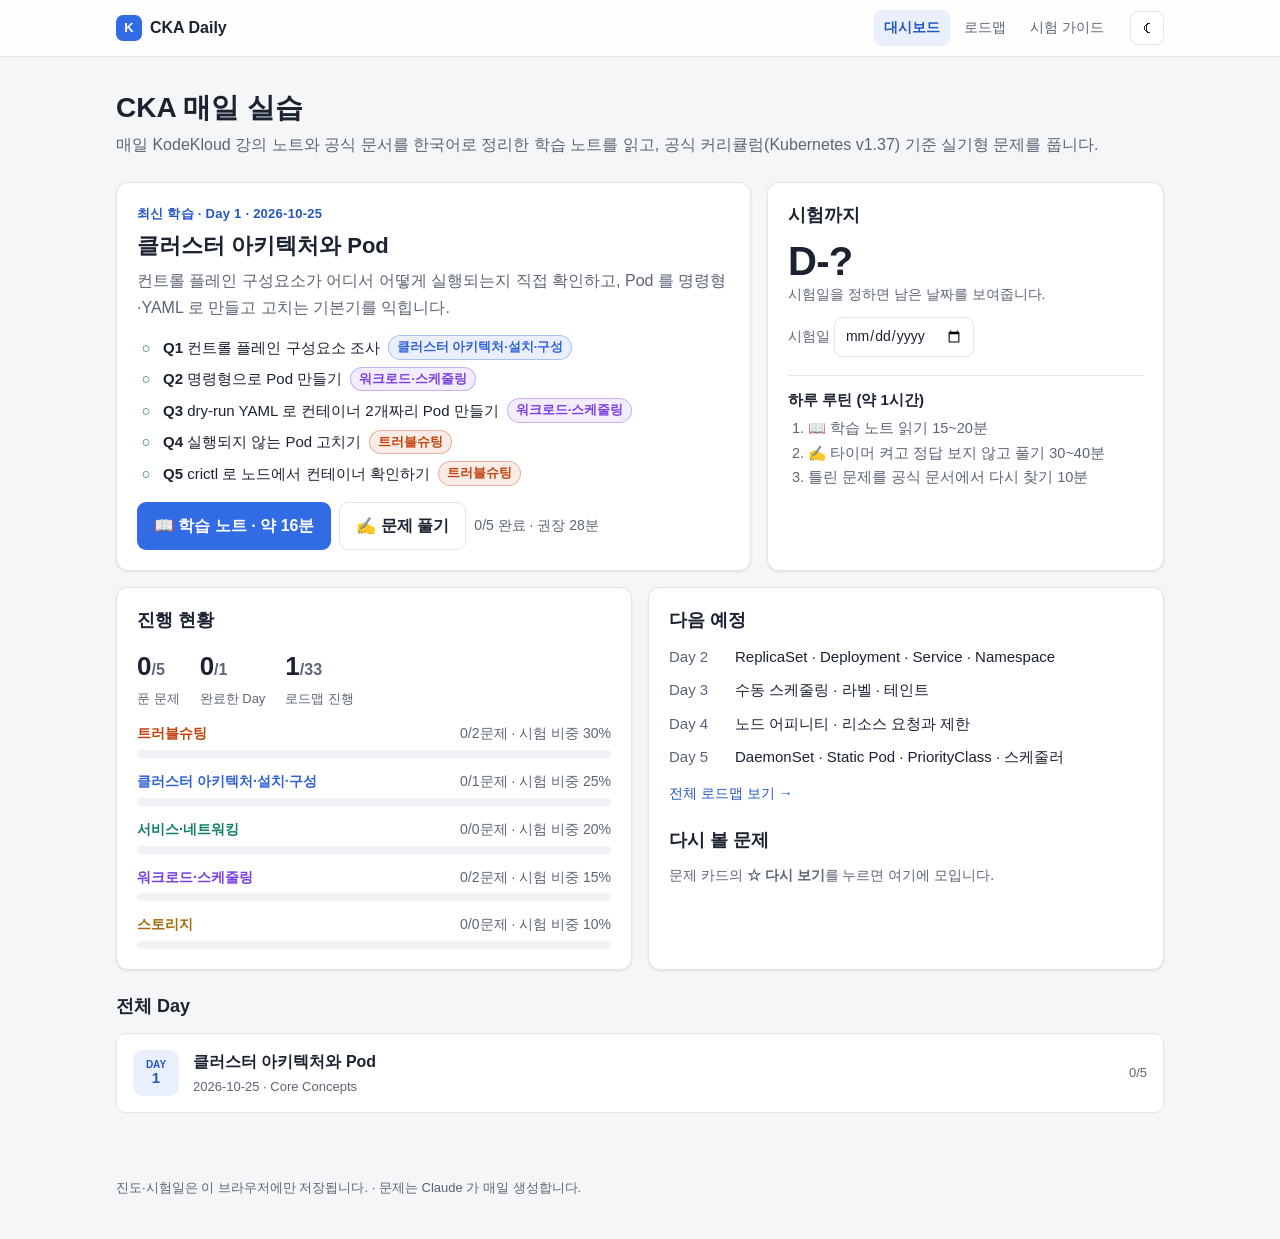
<file: docs/index.html>
<!doctype html>
<html lang="ko">
<head>
  <meta charset="utf-8">
  <meta name="viewport" content="width=device-width, initial-scale=1">
  <title>CKA Daily — 매일 실습 문제</title>
  <meta name="description" content="CKA 공식 커리큘럼과 KodeKloud 강의 노트를 바탕으로 매일 만드는 실기형 연습 문제">
  <link rel="icon" href="data:image/svg+xml,%3Csvg xmlns='http://www.w3.org/2000/svg' viewBox='0 0 32 32'%3E%3Crect width='32' height='32' rx='8' fill='%23326ce5'/%3E%3Ctext x='16' y='22' font-size='15' font-family='Arial' font-weight='700' fill='white' text-anchor='middle'%3EK8s%3C/text%3E%3C/svg%3E">
  <link rel="stylesheet" href="assets/style.css">
</head>
<body data-page="index">
  <header class="site-header">
    <div class="inner">
      <a class="brand" href="index.html"><span class="brand-mark">K</span><span class="label">CKA Daily</span></a>
      <nav class="site-nav" aria-label="주요 메뉴">
        <a href="index.html" data-nav="index">대시보드</a>
        <a href="roadmap.html" data-nav="roadmap">로드맵</a>
        <a href="guide.html" data-nav="guide">시험 가이드</a>
      </nav>
      <button class="icon-btn" id="theme-toggle" type="button" aria-label="테마 전환">☾</button>
    </div>
  </header>

  <main id="dashboard">
    <h1 class="page-title">CKA 매일 실습</h1>
    <p class="page-sub">매일 KodeKloud 강의 노트와 공식 문서를 한국어로 정리한 학습 노트를 읽고, 공식 커리큘럼(Kubernetes v1.37) 기준 실기형 문제를 풉니다.</p>

    <div class="hero">
      <section class="card today" id="today" aria-live="polite"><div class="empty">불러오는 중…</div></section>
      <section class="card">
        <h2>시험까지</h2>
        <div class="dday">
          <div id="dday"></div>
          <label class="small muted">시험일 <input type="date" id="exam-date"></label>
        </div>
        <div class="routine">
          <h3>하루 루틴 (약 1시간)</h3>
          <ol>
            <li>📖 학습 노트 읽기 15~20분</li>
            <li>✍️ 타이머 켜고 정답 보지 않고 풀기 30~40분</li>
            <li>틀린 문제를 공식 문서에서 다시 찾기 10분</li>
          </ol>
        </div>
      </section>
    </div>

    <div class="grid grid-2">
      <section class="card">
        <h2>진행 현황</h2>
        <div id="progress"></div>
      </section>
      <section class="card">
        <h2>다음 예정</h2>
        <div id="upcoming"></div>
        <h2 style="margin-top:22px">다시 볼 문제</h2>
        <div id="flagged"></div>
      </section>
    </div>

    <section style="margin-top:24px">
      <h2 style="font-size:18px">전체 Day</h2>
      <div class="day-list" id="day-list"></div>
    </section>
  </main>

  <footer class="site-footer">
    진도·시험일은 이 브라우저에만 저장됩니다. · 문제는 Claude 가 매일 생성합니다.
  </footer>
  <script src="assets/app.js"></script>
</body>
</html>
</file>
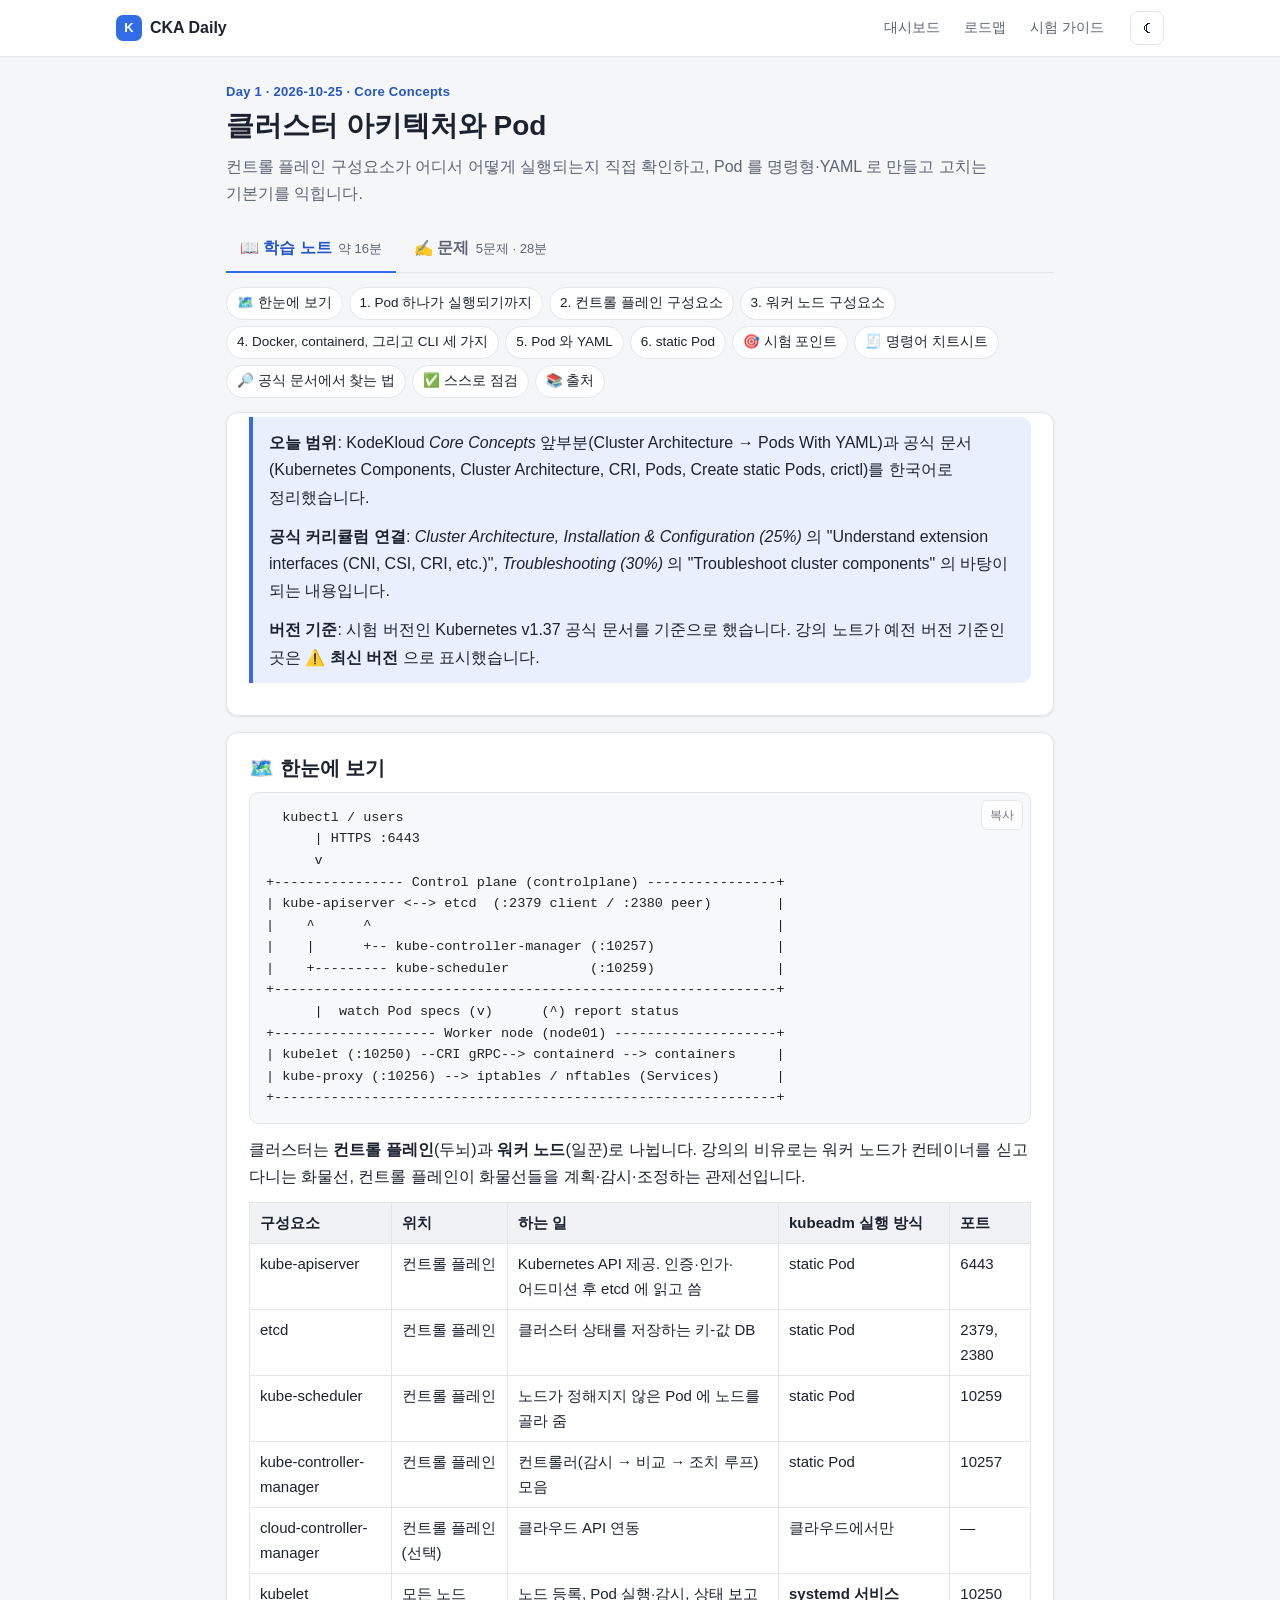
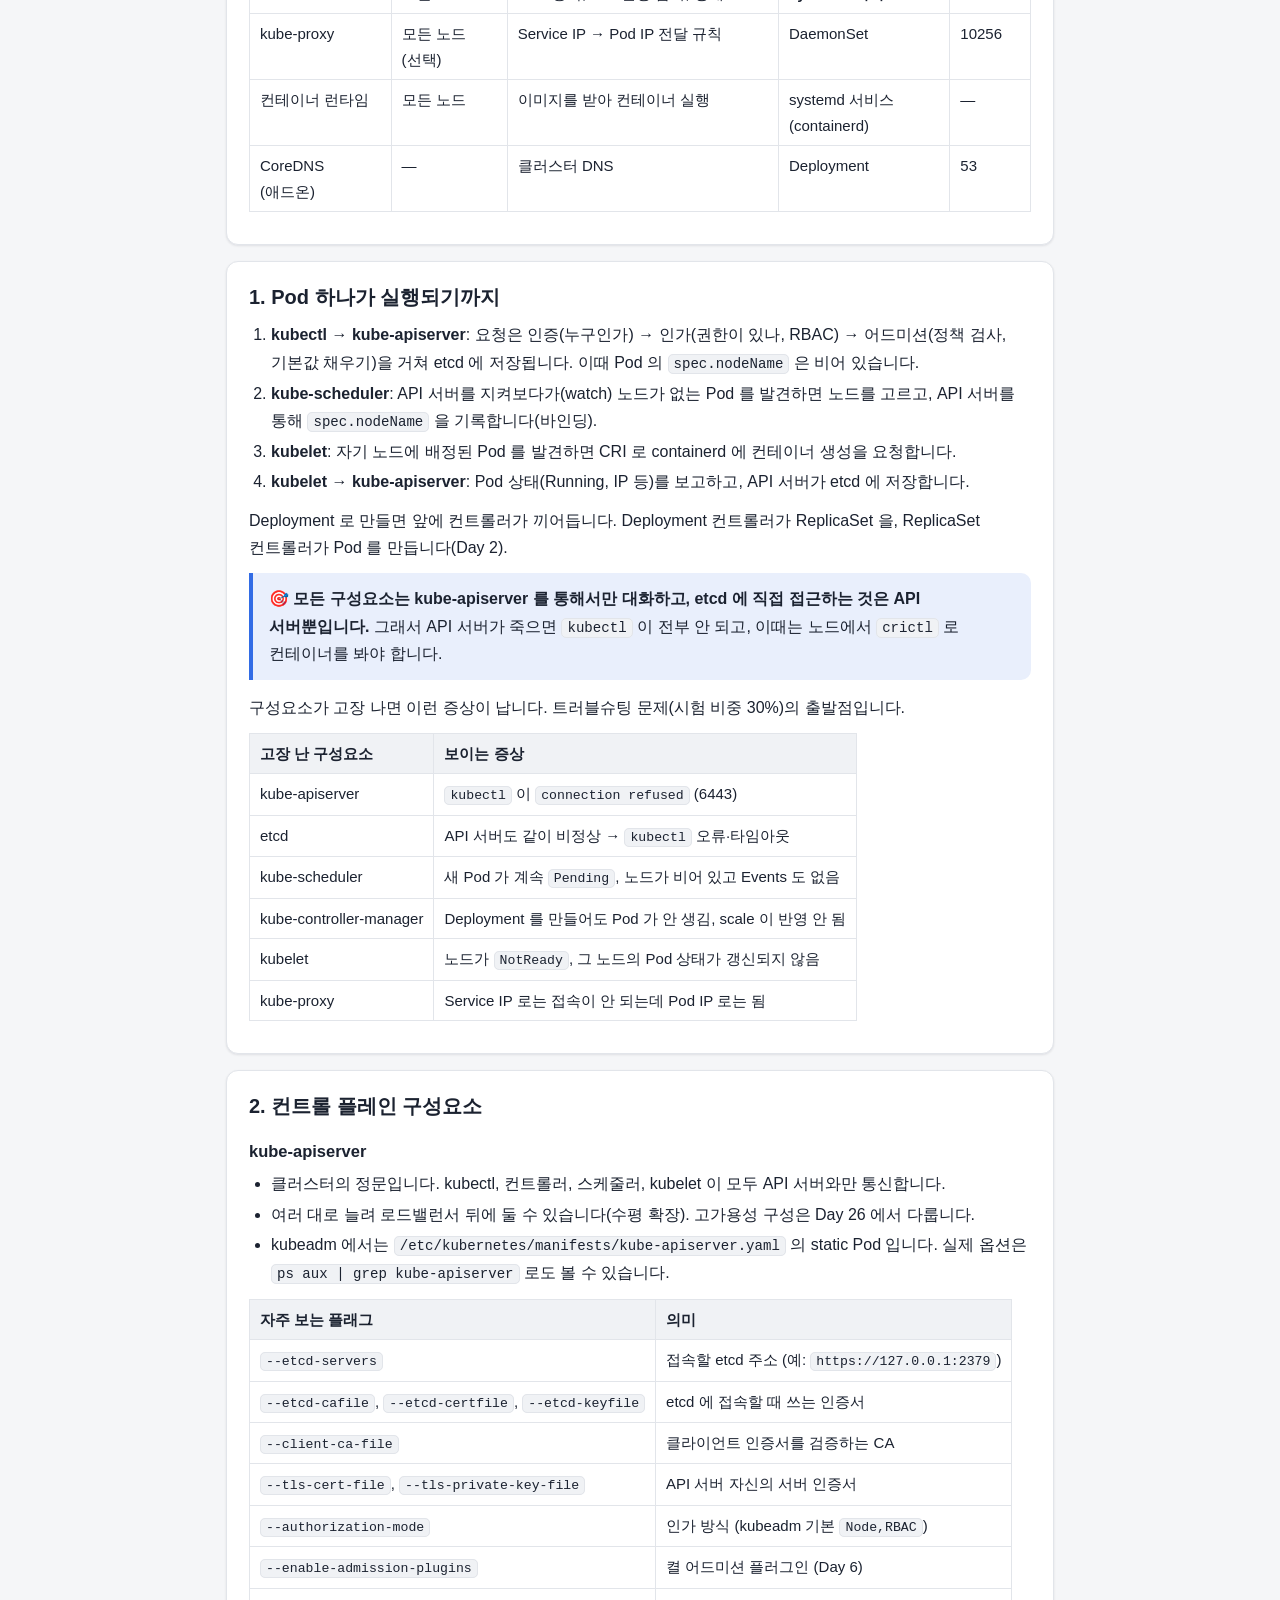
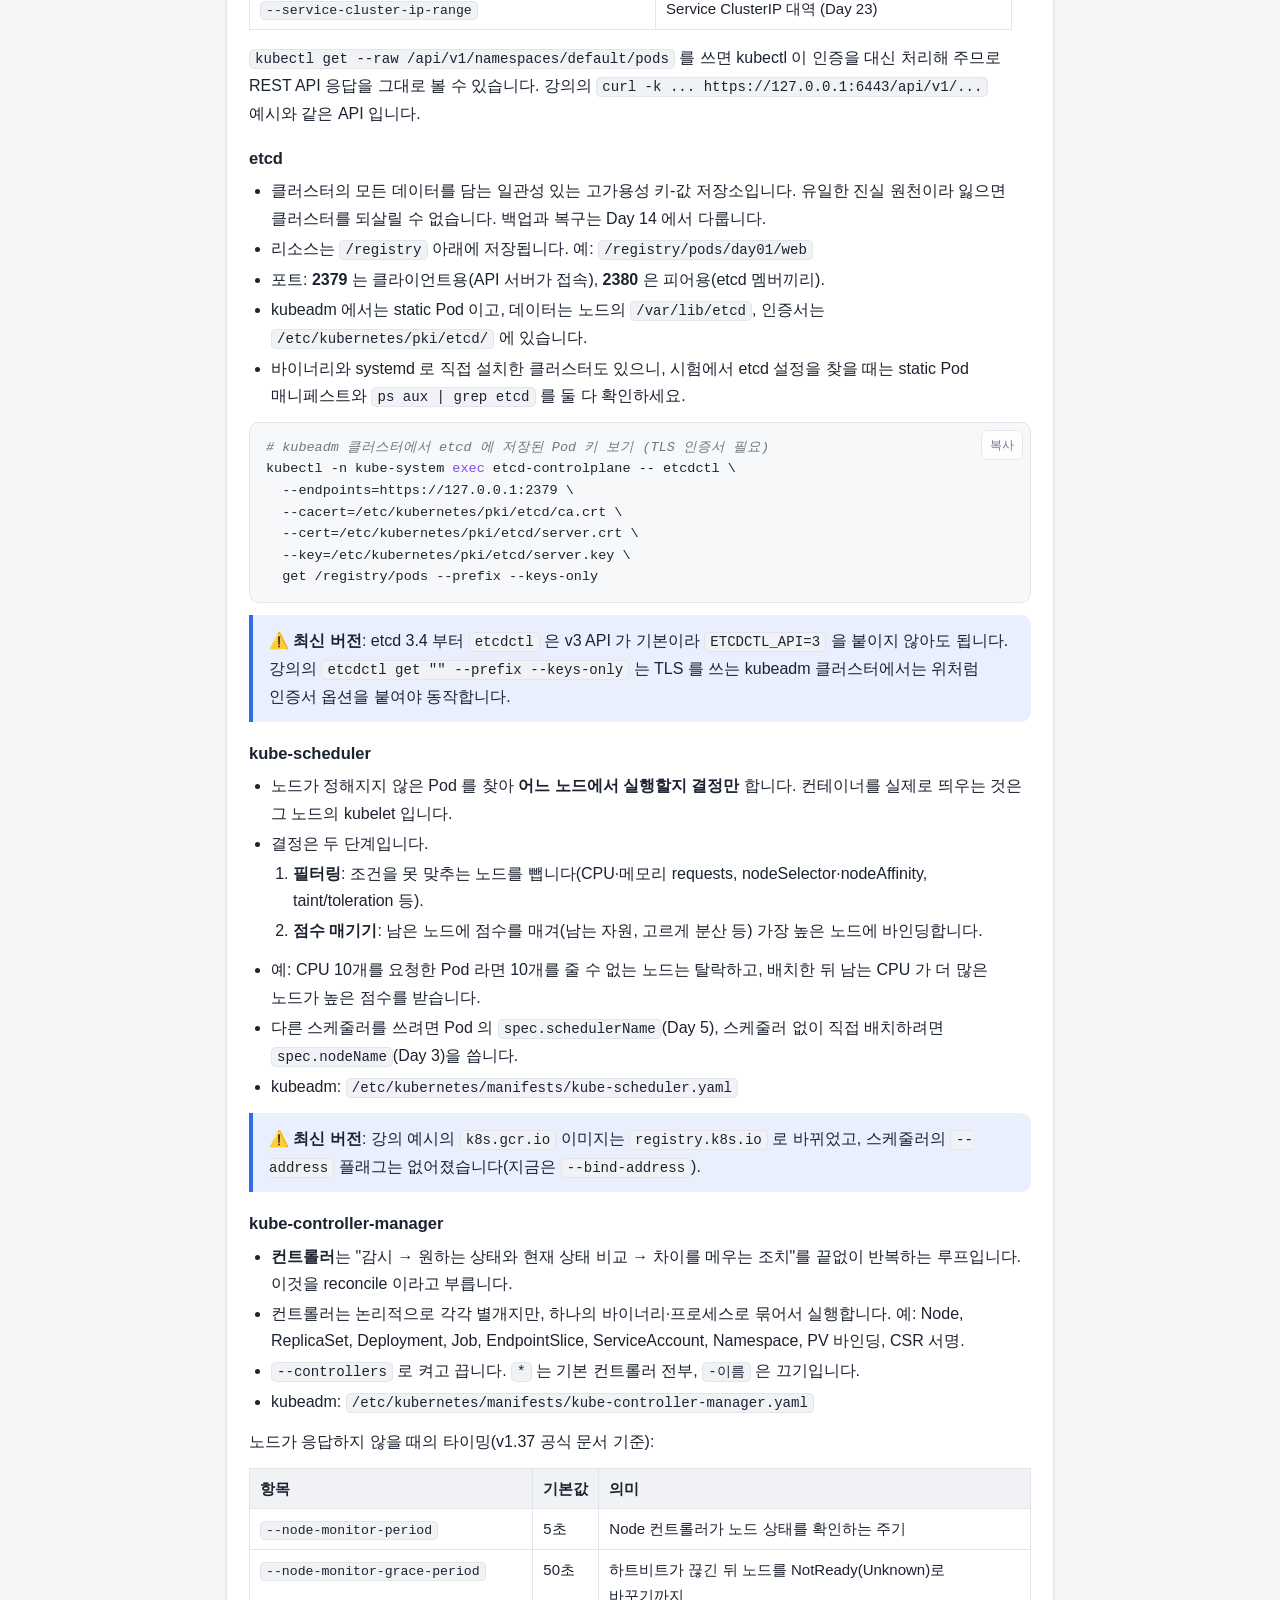
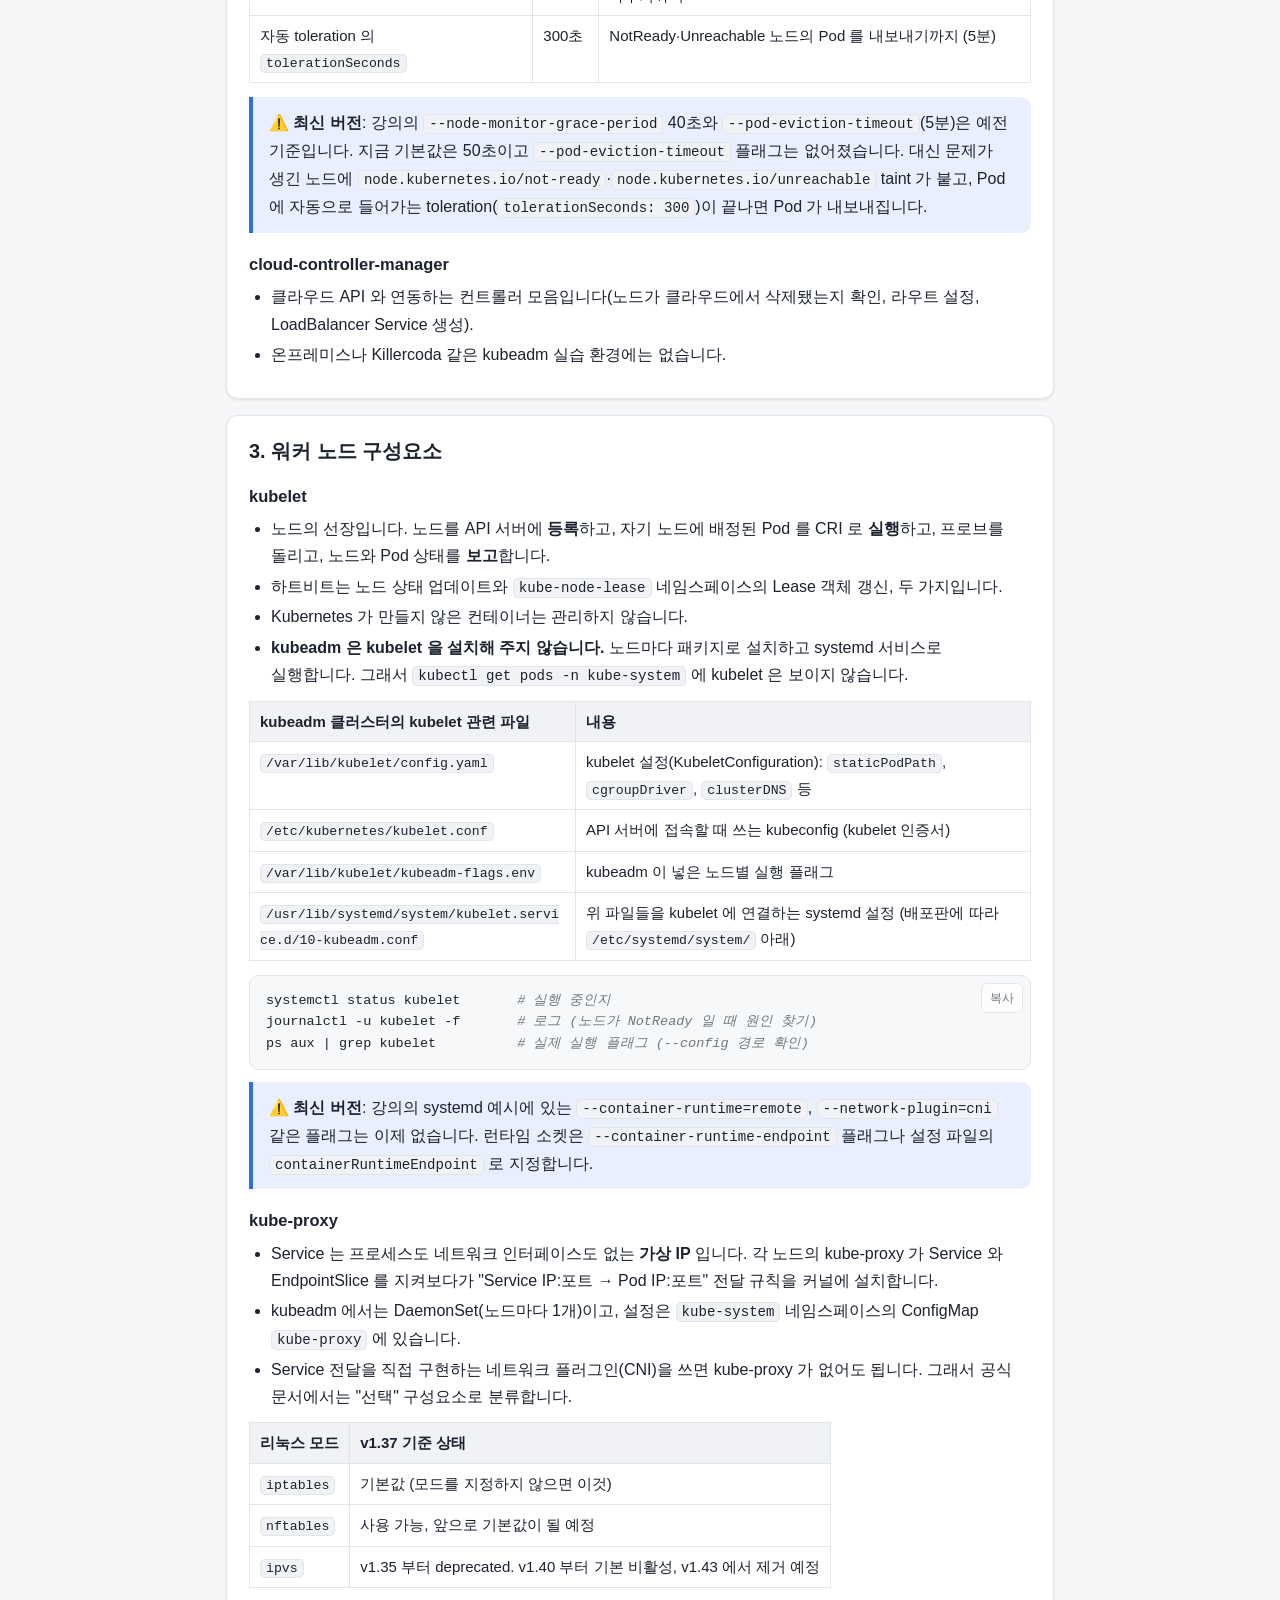
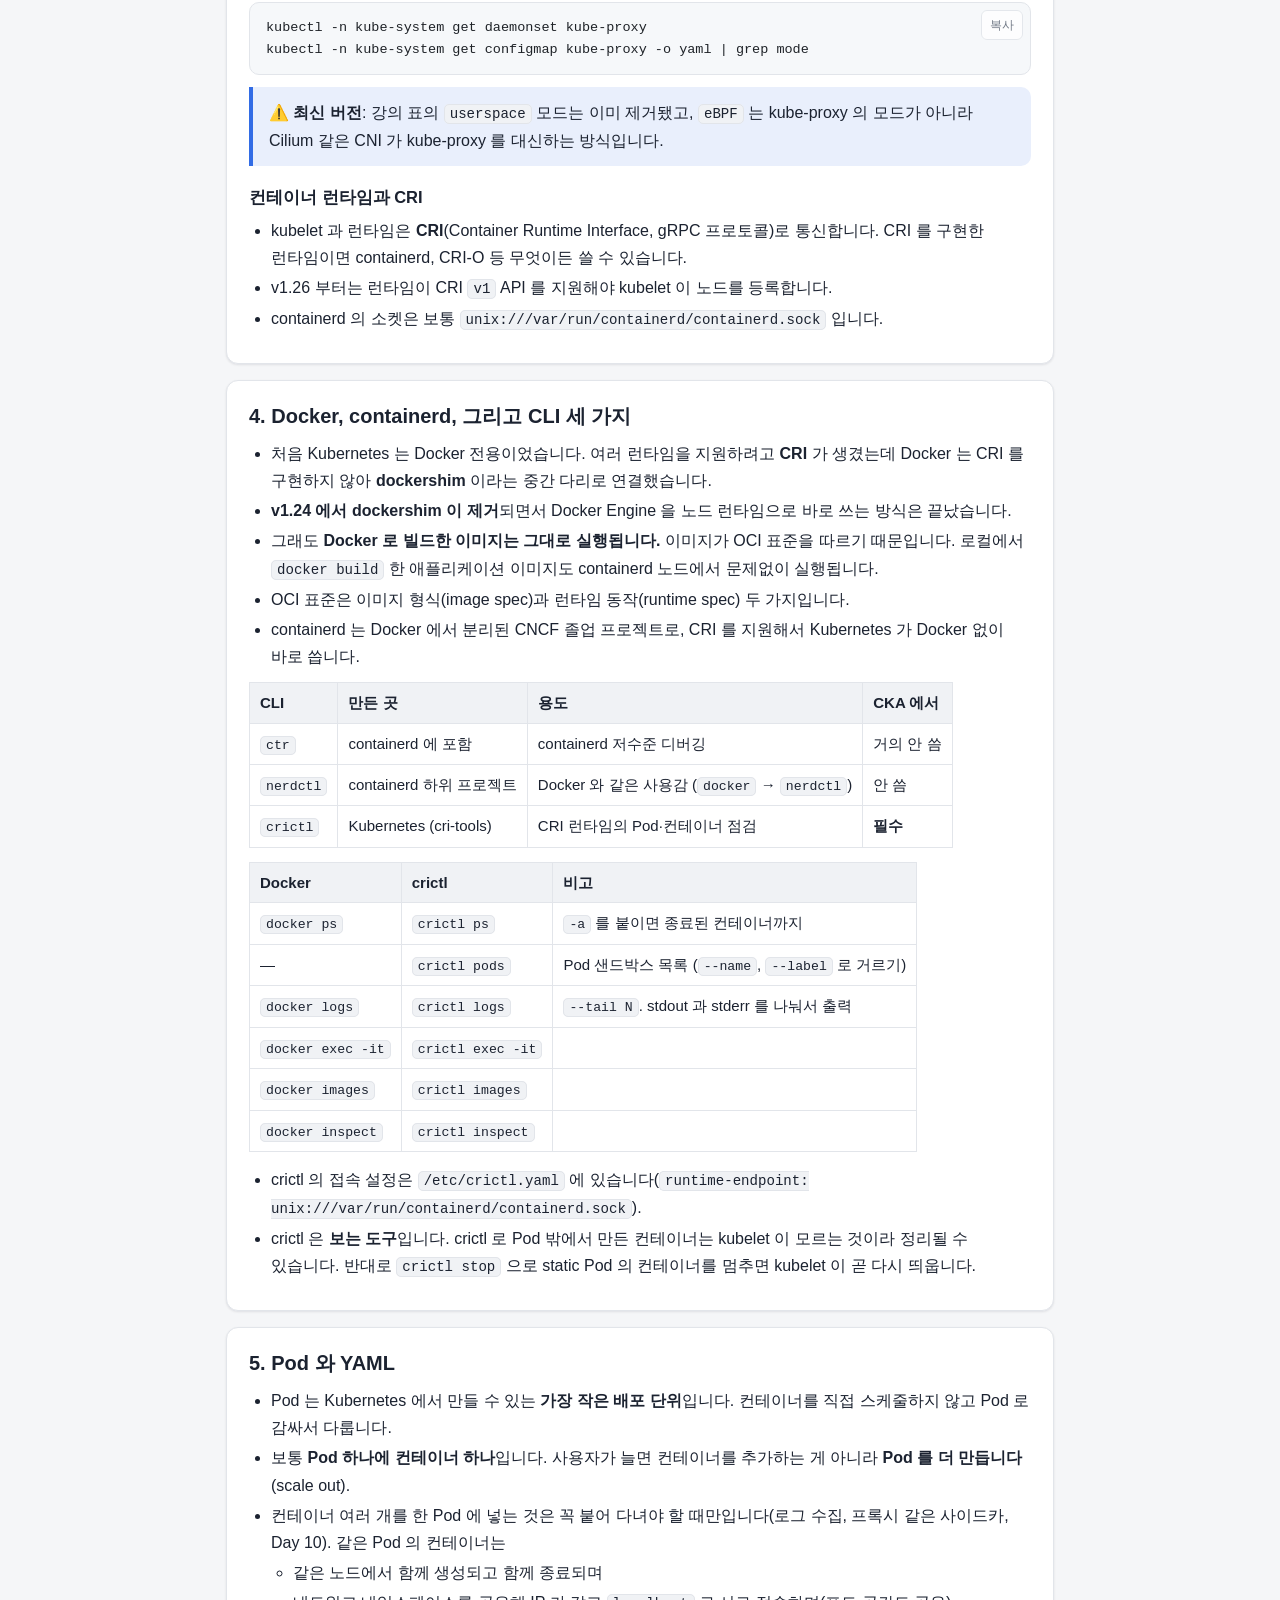
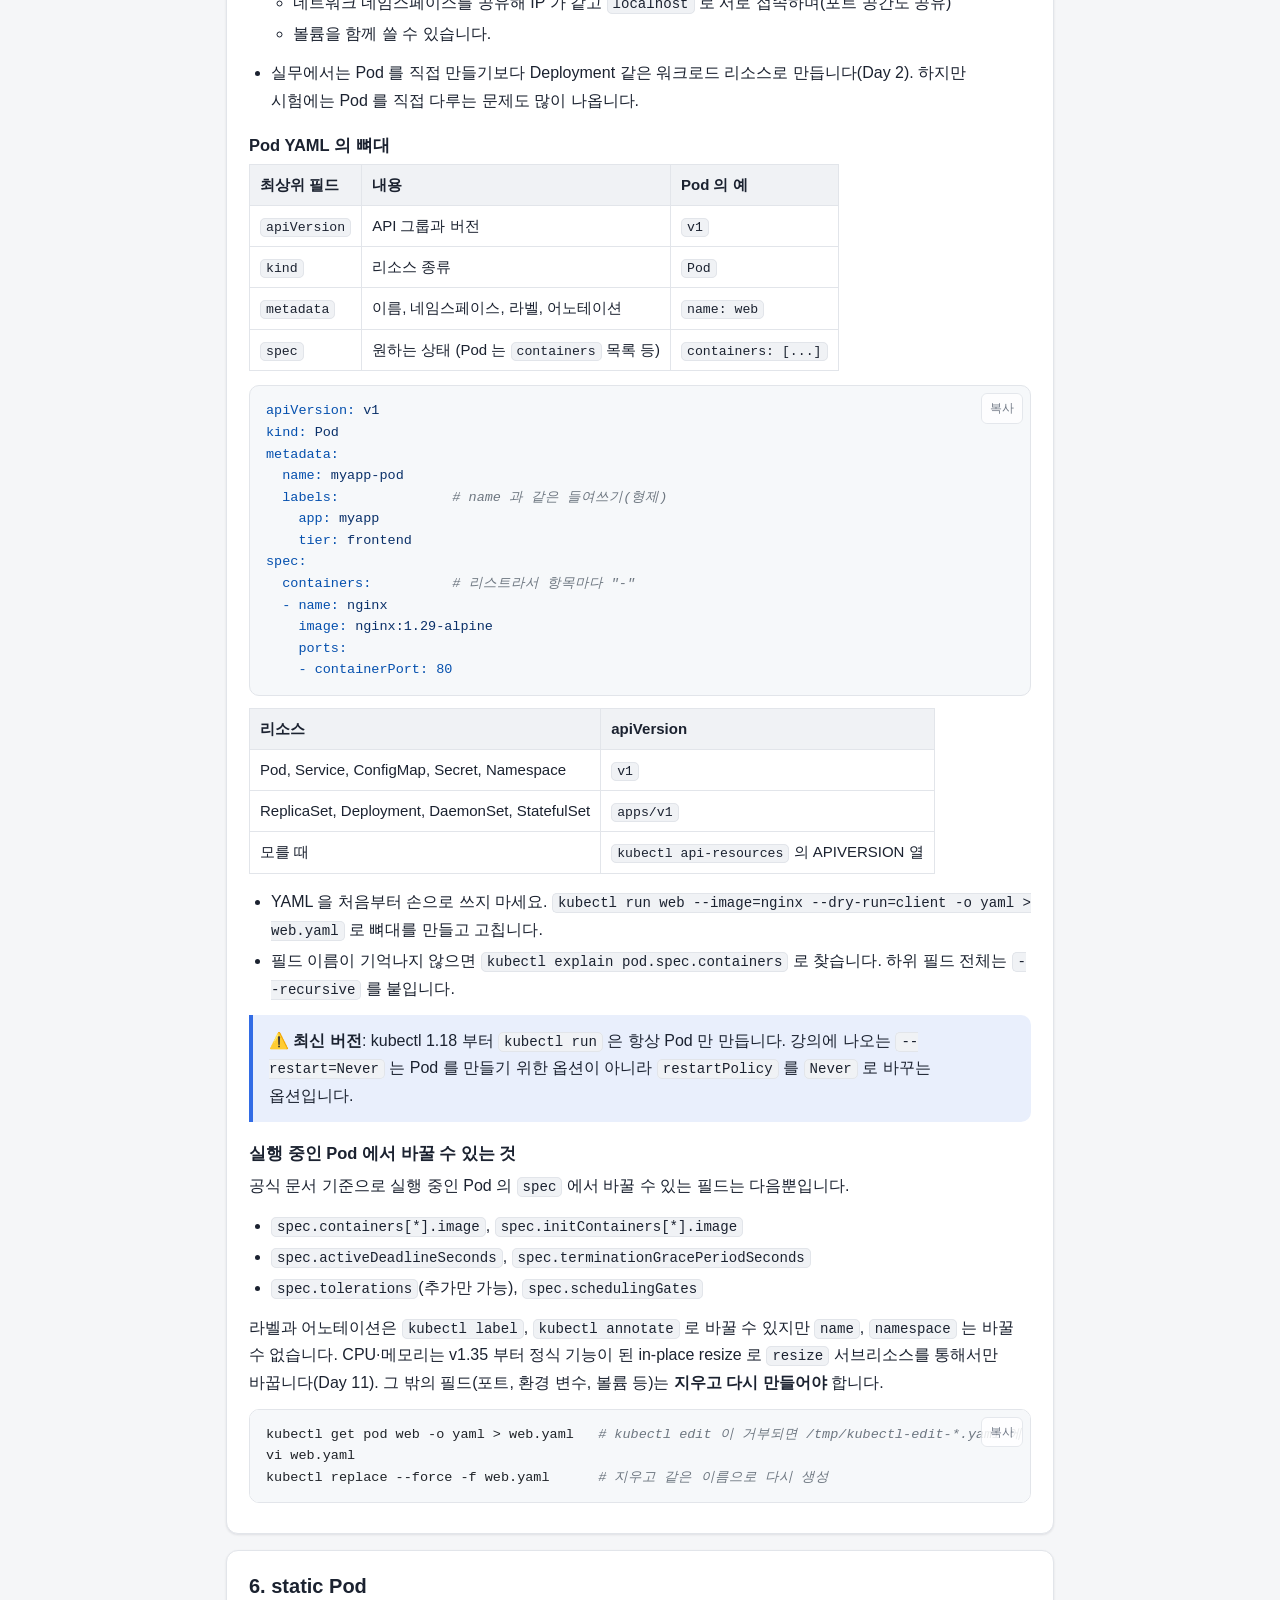
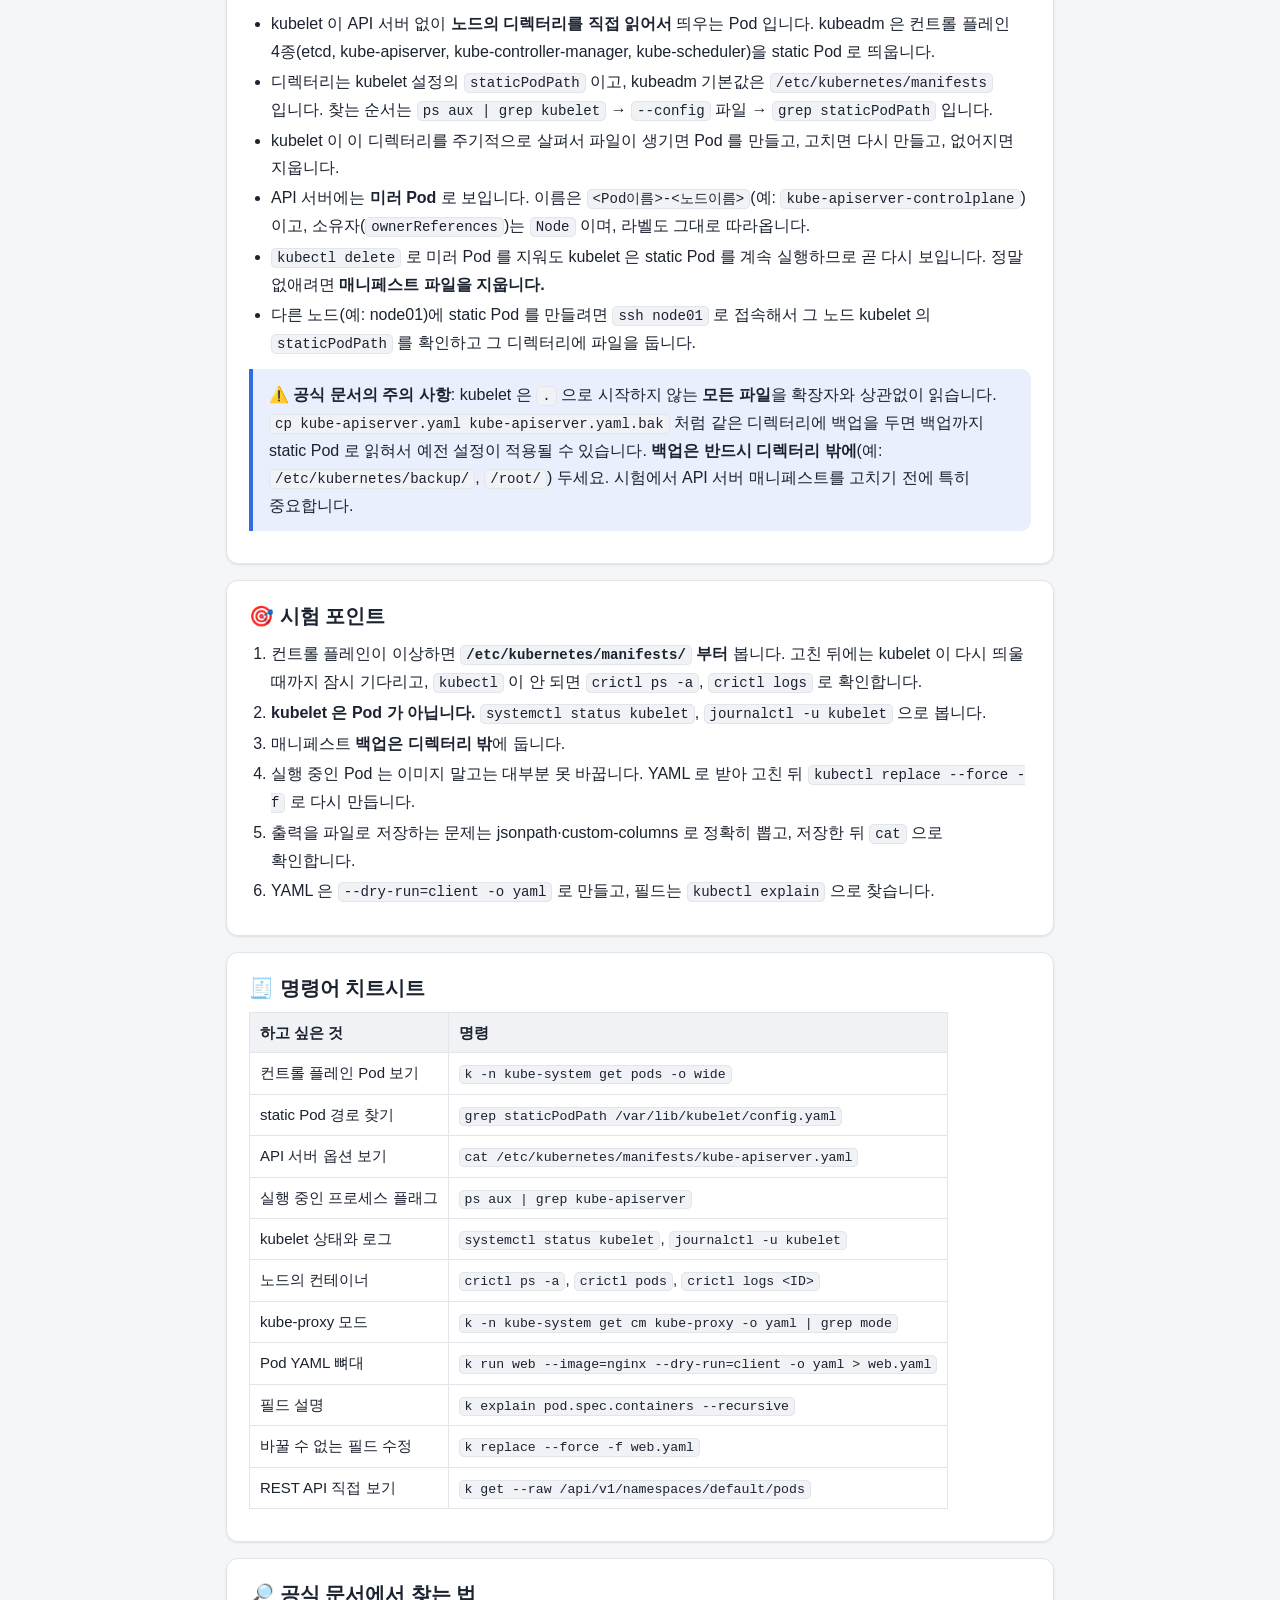
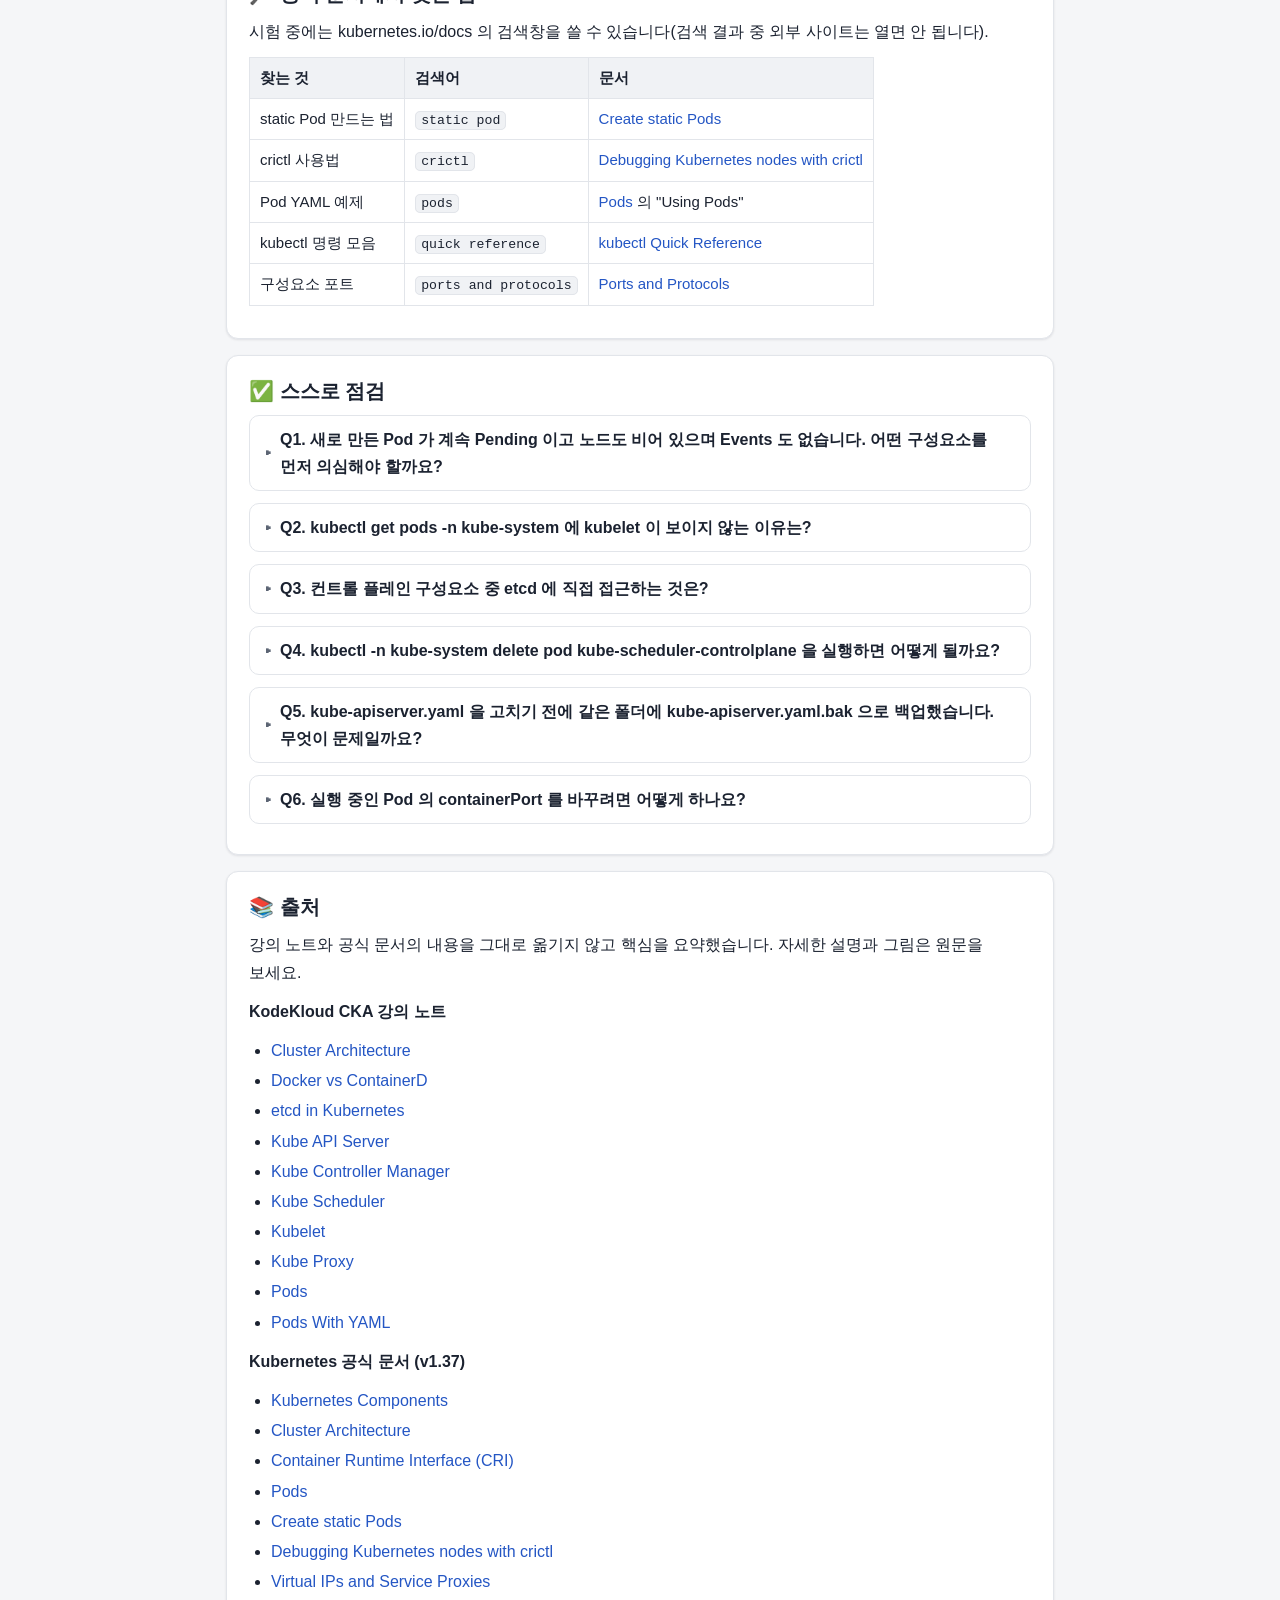
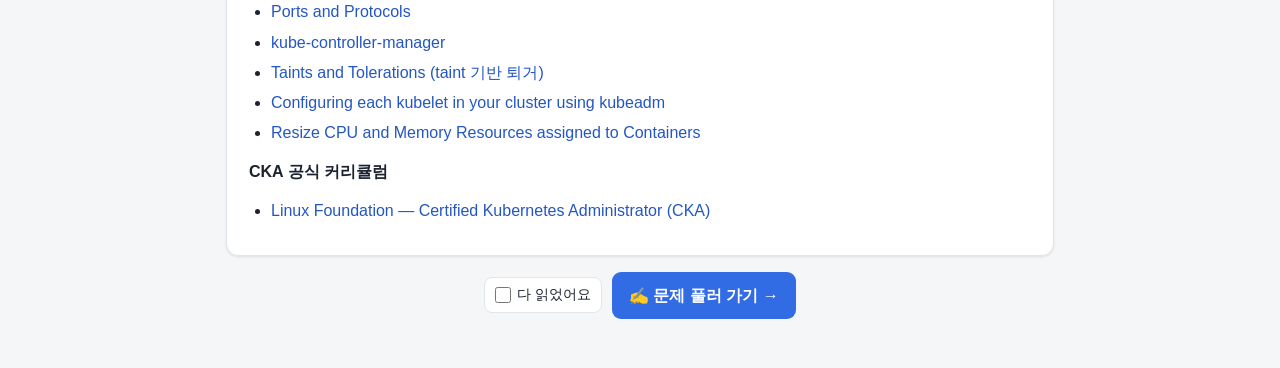
<file: docs/day.html>
<!doctype html>
<html lang="ko">
<head>
  <meta charset="utf-8">
  <meta name="viewport" content="width=device-width, initial-scale=1">
  <title>CKA Daily — 문제</title>
  <link rel="icon" href="data:image/svg+xml,%3Csvg xmlns='http://www.w3.org/2000/svg' viewBox='0 0 32 32'%3E%3Crect width='32' height='32' rx='8' fill='%23326ce5'/%3E%3Ctext x='16' y='22' font-size='15' font-family='Arial' font-weight='700' fill='white' text-anchor='middle'%3EK8s%3C/text%3E%3C/svg%3E">
  <link rel="stylesheet" href="assets/style.css">
</head>
<body data-page="day">
  <header class="site-header">
    <div class="inner">
      <a class="brand" href="index.html"><span class="brand-mark">K</span><span class="label">CKA Daily</span></a>
      <nav class="site-nav" aria-label="주요 메뉴">
        <a href="index.html" data-nav="index">대시보드</a>
        <a href="roadmap.html" data-nav="roadmap">로드맵</a>
        <a href="guide.html" data-nav="guide">시험 가이드</a>
      </nav>
      <button class="icon-btn" id="theme-toggle" type="button" aria-label="테마 전환">☾</button>
    </div>
  </header>

  <main class="narrow" id="day">
    <div class="day-head" id="day-head"><div class="empty">불러오는 중…</div></div>

    <div class="tabs" id="day-tabs" role="tablist" aria-label="Day 보기 전환">
      <button type="button" class="tab" role="tab" id="tab-notes" aria-controls="panel-notes" aria-selected="true">📖 학습 노트 <span class="count" id="notes-count"></span></button>
      <button type="button" class="tab" role="tab" id="tab-problems" aria-controls="panel-problems" aria-selected="false">✍️ 문제 <span class="count" id="problems-count"></span></button>
    </div>

    <section id="panel-notes" role="tabpanel" aria-labelledby="tab-notes">
      <div class="notes-tools">
        <nav class="toc" id="notes-toc" aria-label="학습 노트 목차"></nav>
      </div>
      <div id="notes-content"></div>
      <div class="notes-end">
        <label class="done-toggle"><input type="checkbox" id="notes-read"> 다 읽었어요</label>
        <button type="button" class="btn" id="go-problems">✍️ 문제 풀러 가기 →</button>
      </div>
    </section>

    <section id="panel-problems" role="tabpanel" aria-labelledby="tab-problems" hidden>
      <div class="day-tools">
        <nav class="qnav" id="qnav" aria-label="문제 바로가기"></nav>
        <div class="timer">
          <button type="button" class="toggle-all" id="toggle-solutions">정답 모두 펼치기</button>
          <span class="clock" id="timer-clock" aria-live="off">0:00</span>
          <button type="button" id="timer-start">타이머 시작</button>
          <button type="button" id="timer-reset" aria-label="타이머 초기화">↺</button>
        </div>
      </div>
      <div id="day-content"></div>
    </section>

    <div class="pager" id="pager"></div>
  </main>

  <footer class="site-footer">읽음·완료 체크와 ‘다시 보기’ 표시는 이 브라우저에만 저장됩니다.</footer>
  <script src="assets/vendor/marked.min.js"></script>
  <script src="assets/vendor/highlight.min.js"></script>
  <script src="assets/app.js"></script>
</body>
</html>
</file>
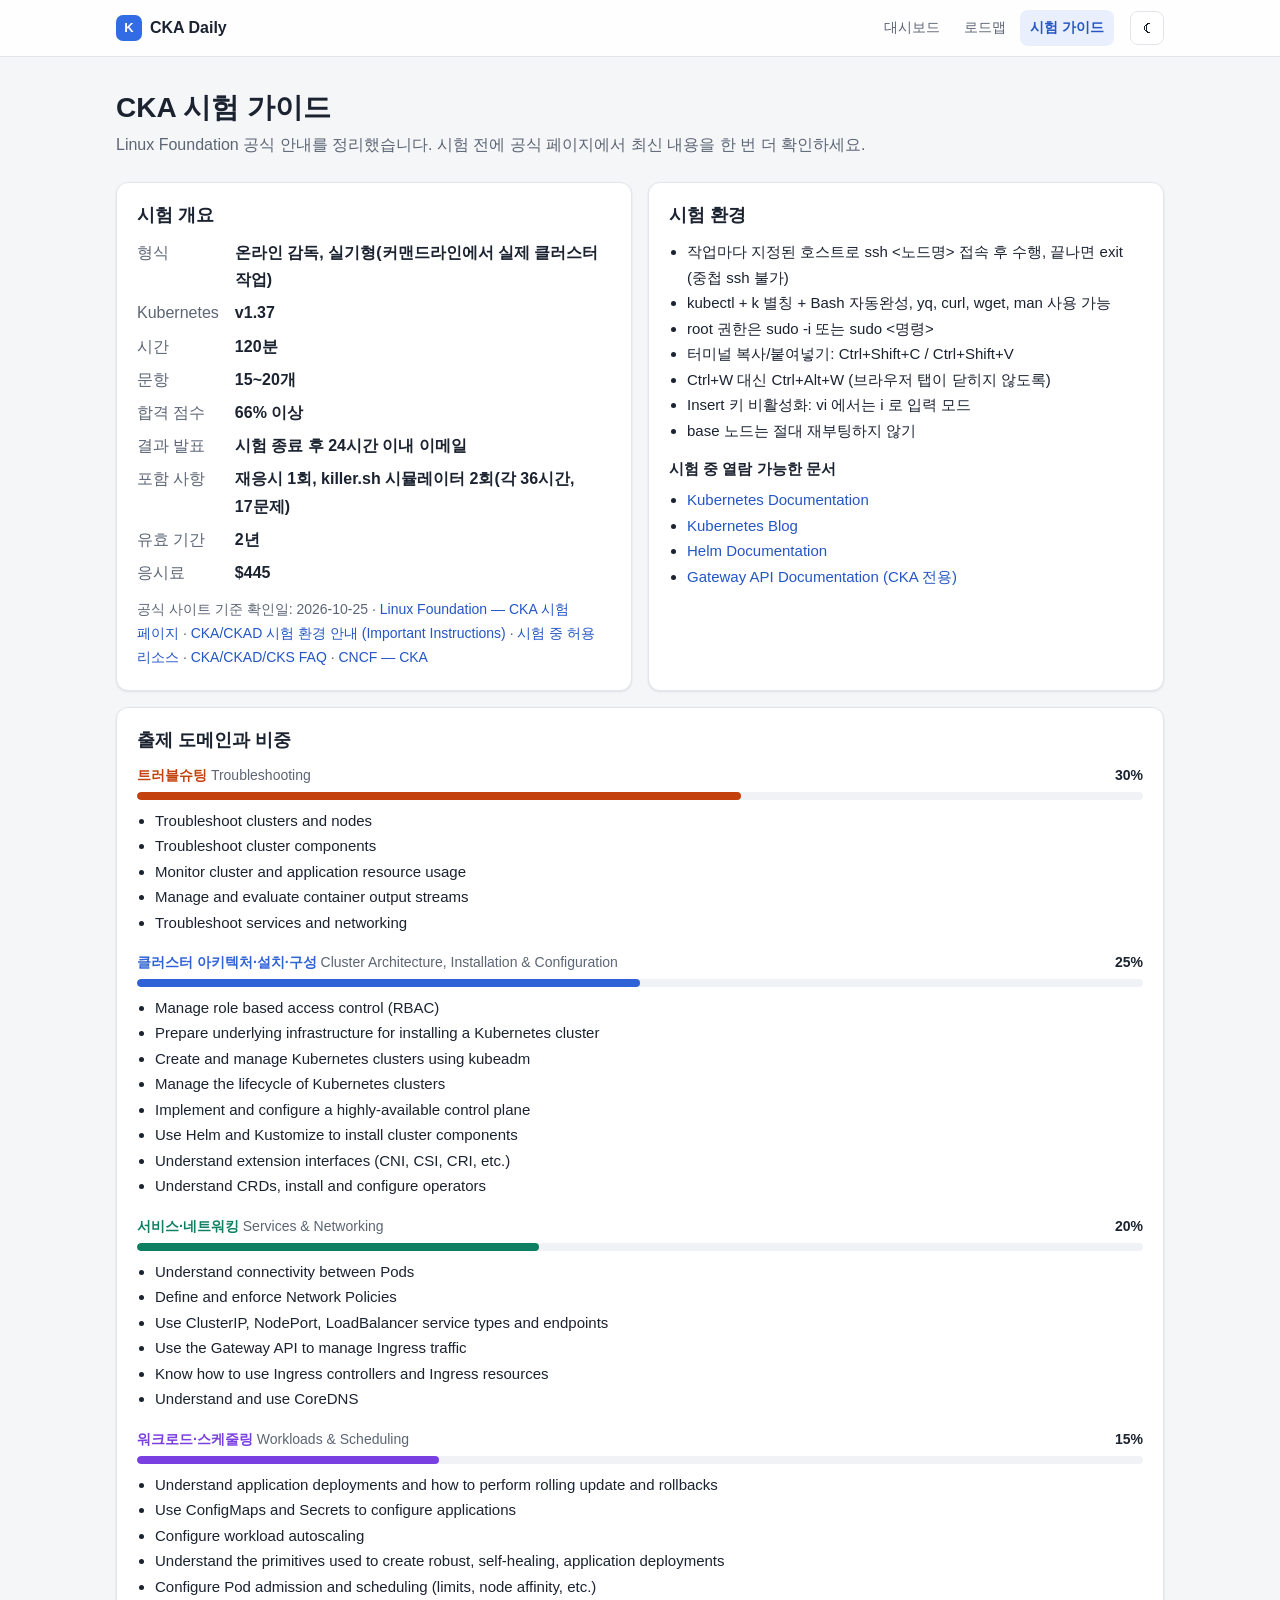
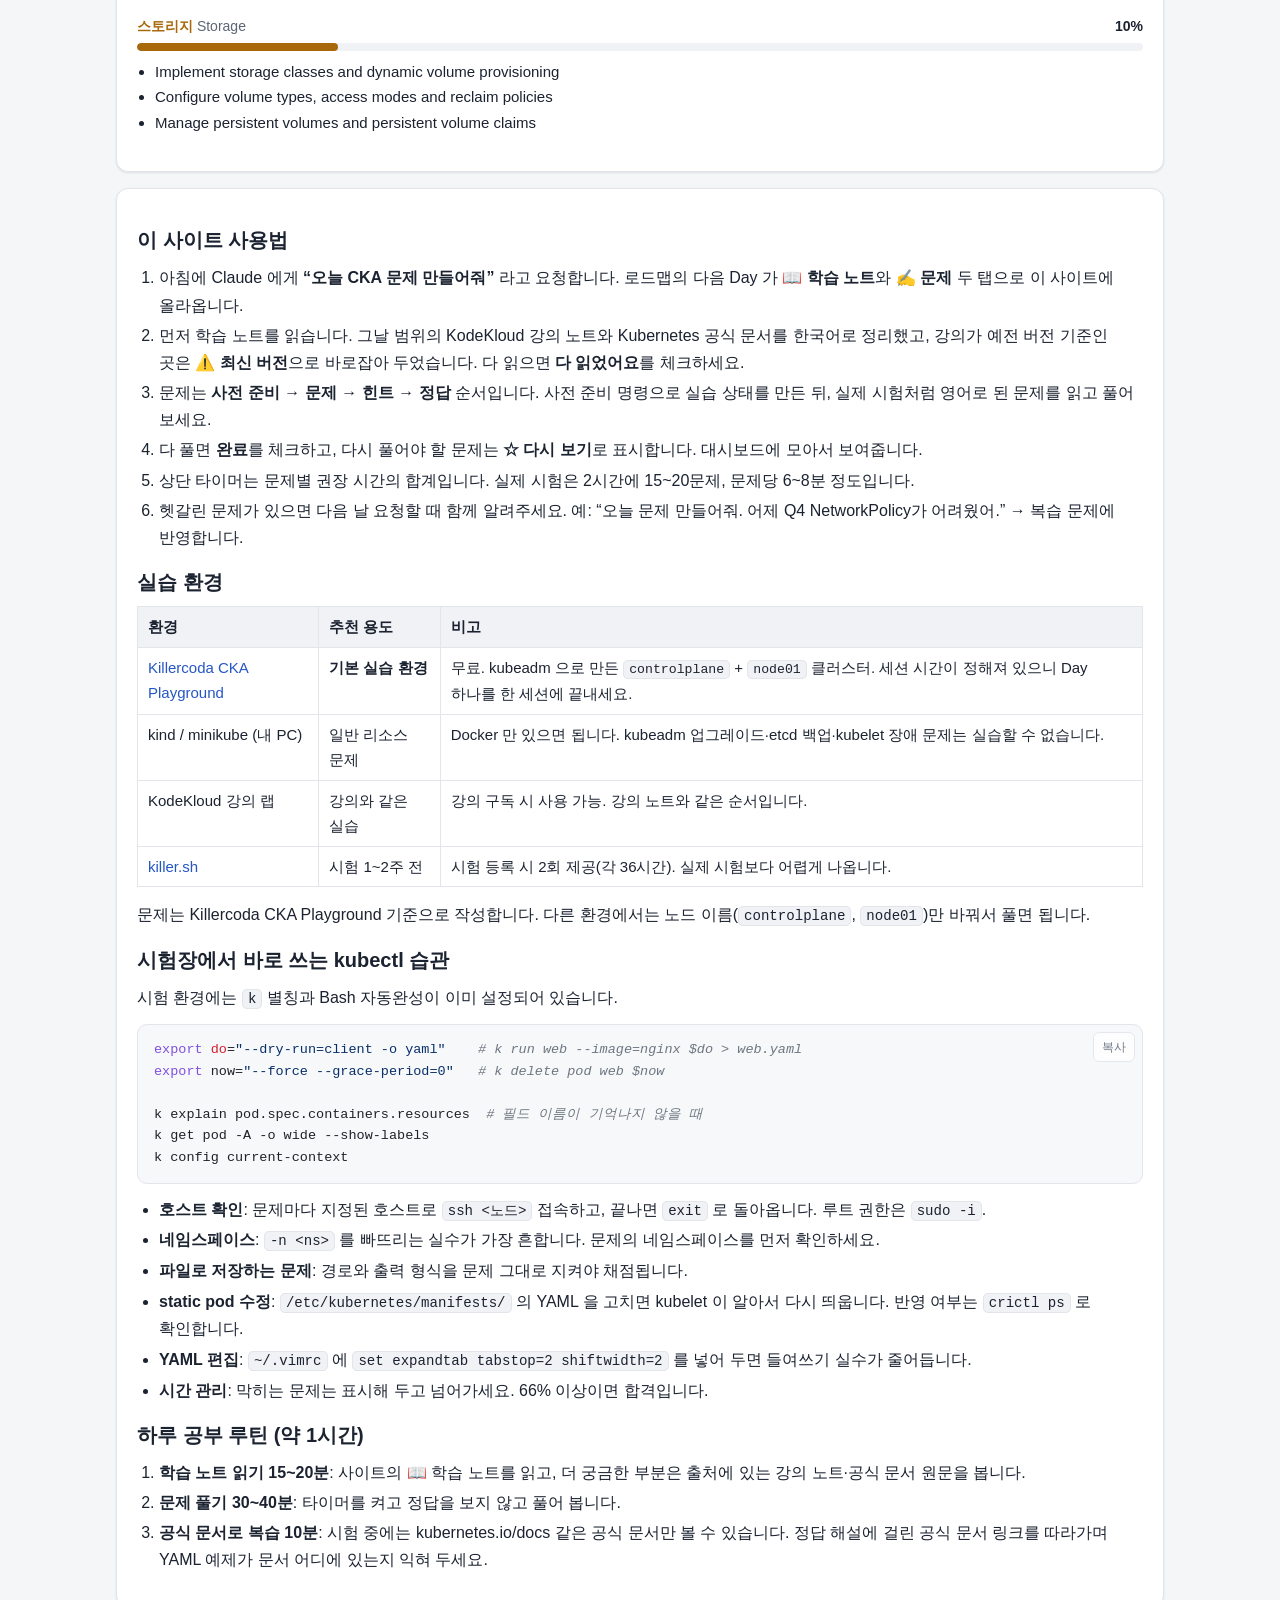
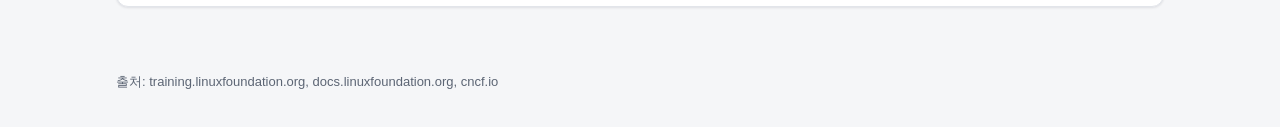
<file: docs/guide.html>
<!doctype html>
<html lang="ko">
<head>
  <meta charset="utf-8">
  <meta name="viewport" content="width=device-width, initial-scale=1">
  <title>CKA Daily — 시험 가이드</title>
  <link rel="icon" href="data:image/svg+xml,%3Csvg xmlns='http://www.w3.org/2000/svg' viewBox='0 0 32 32'%3E%3Crect width='32' height='32' rx='8' fill='%23326ce5'/%3E%3Ctext x='16' y='22' font-size='15' font-family='Arial' font-weight='700' fill='white' text-anchor='middle'%3EK8s%3C/text%3E%3C/svg%3E">
  <link rel="stylesheet" href="assets/style.css">
</head>
<body data-page="guide">
  <header class="site-header">
    <div class="inner">
      <a class="brand" href="index.html"><span class="brand-mark">K</span><span class="label">CKA Daily</span></a>
      <nav class="site-nav" aria-label="주요 메뉴">
        <a href="index.html" data-nav="index">대시보드</a>
        <a href="roadmap.html" data-nav="roadmap">로드맵</a>
        <a href="guide.html" data-nav="guide">시험 가이드</a>
      </nav>
      <button class="icon-btn" id="theme-toggle" type="button" aria-label="테마 전환">☾</button>
    </div>
  </header>

  <main id="guide">
    <h1 class="page-title">CKA 시험 가이드</h1>
    <p class="page-sub">Linux Foundation 공식 안내를 정리했습니다. 시험 전에 공식 페이지에서 최신 내용을 한 번 더 확인하세요.</p>
    <div class="grid grid-2">
      <section class="card"><h2>시험 개요</h2><div id="exam-facts"></div></section>
      <section class="card"><h2>시험 환경</h2><div id="exam-env"></div></section>
    </div>
    <section class="card" style="margin-top:16px">
      <h2>출제 도메인과 비중</h2>
      <div id="domains"></div>
    </section>
    <section class="card md" style="margin-top:16px" id="guide-md"></section>
  </main>

  <footer class="site-footer">출처: training.linuxfoundation.org, docs.linuxfoundation.org, cncf.io</footer>
  <script src="assets/vendor/marked.min.js"></script>
  <script src="assets/vendor/highlight.min.js"></script>
  <script src="assets/app.js"></script>
</body>
</html>
</file>
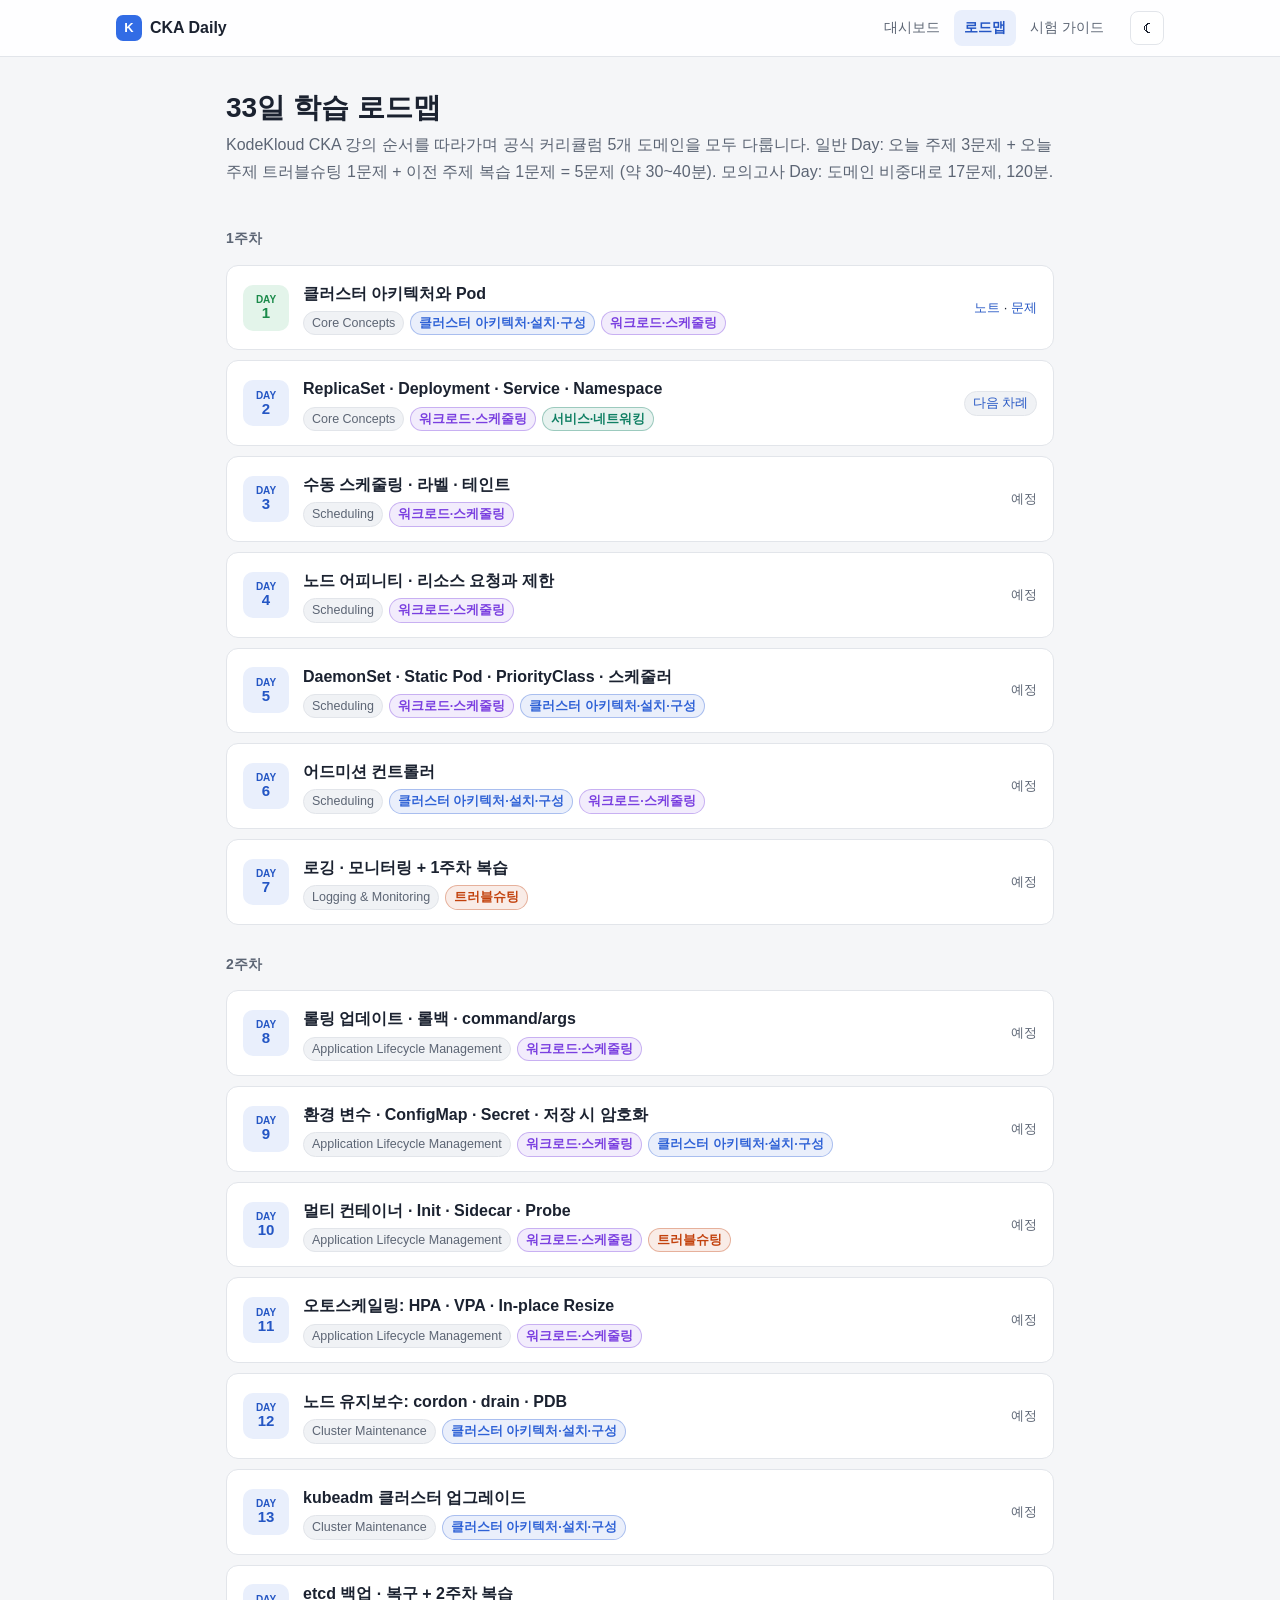
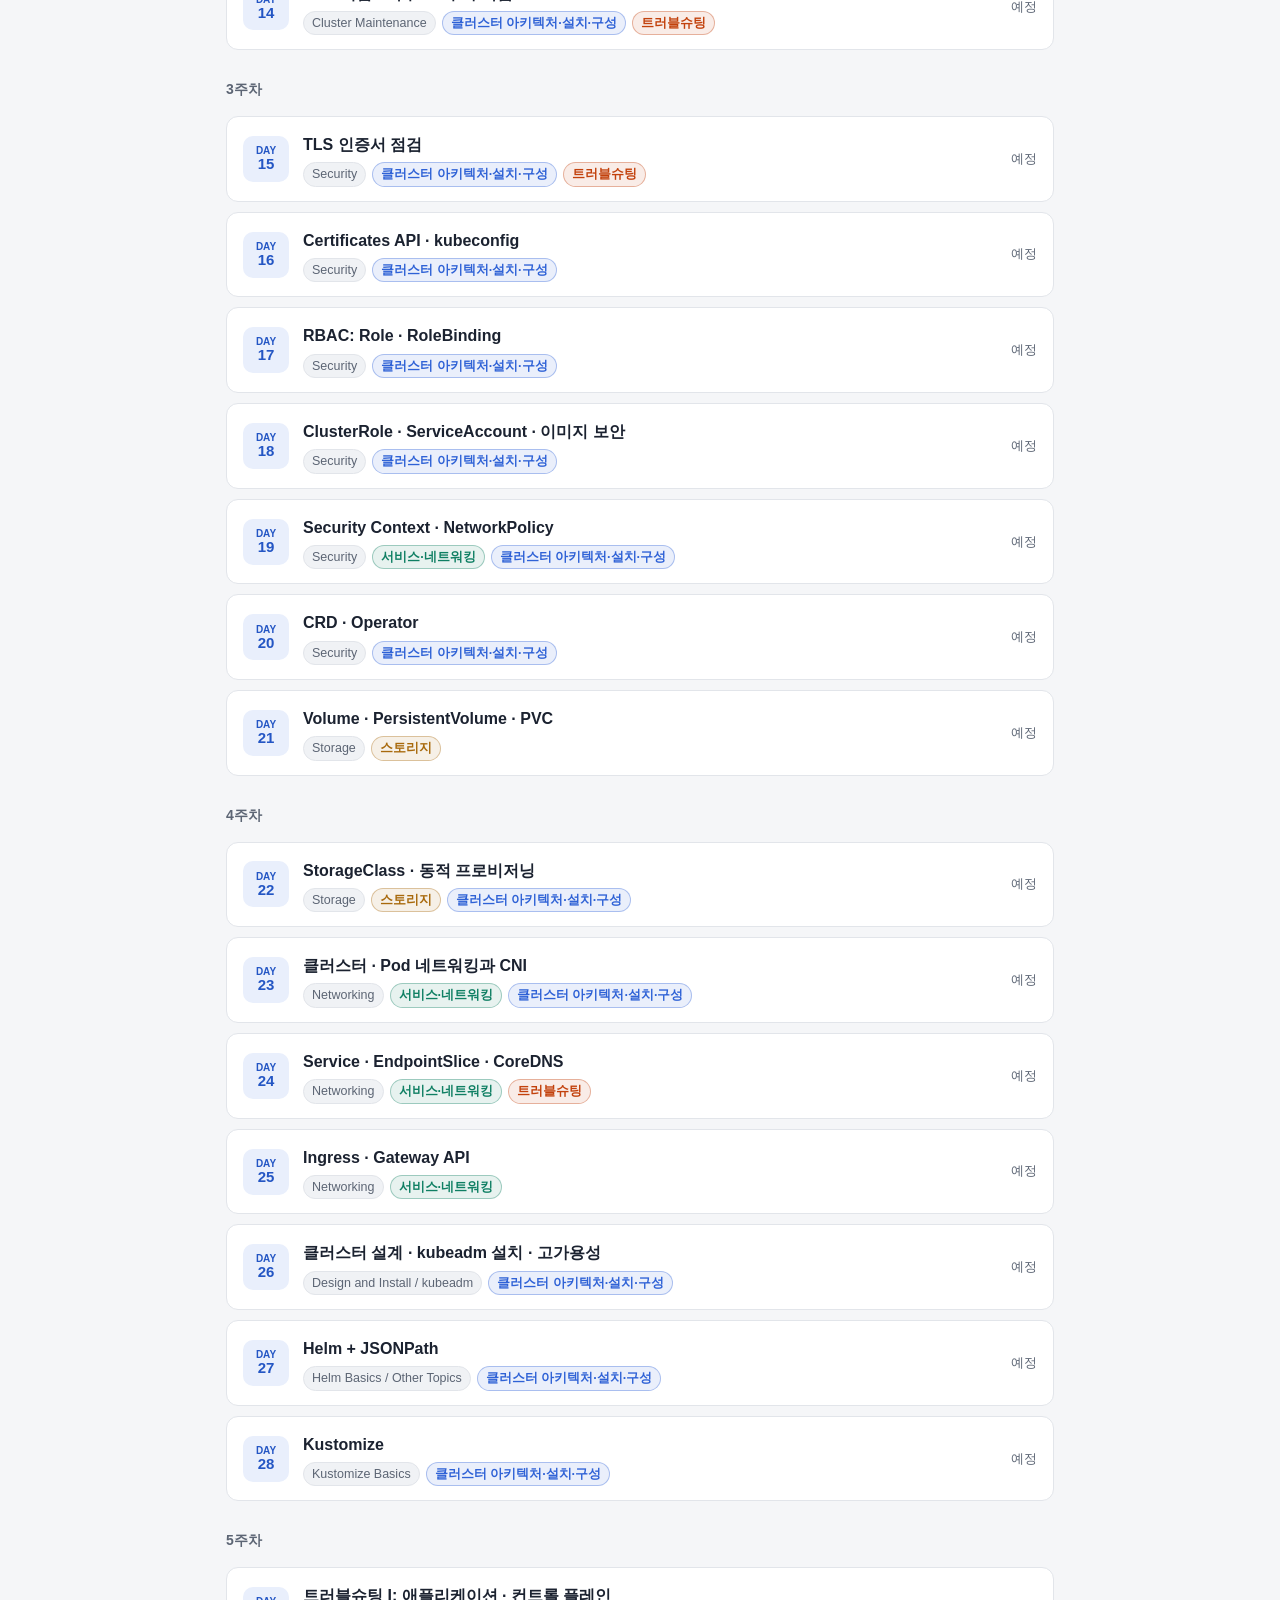
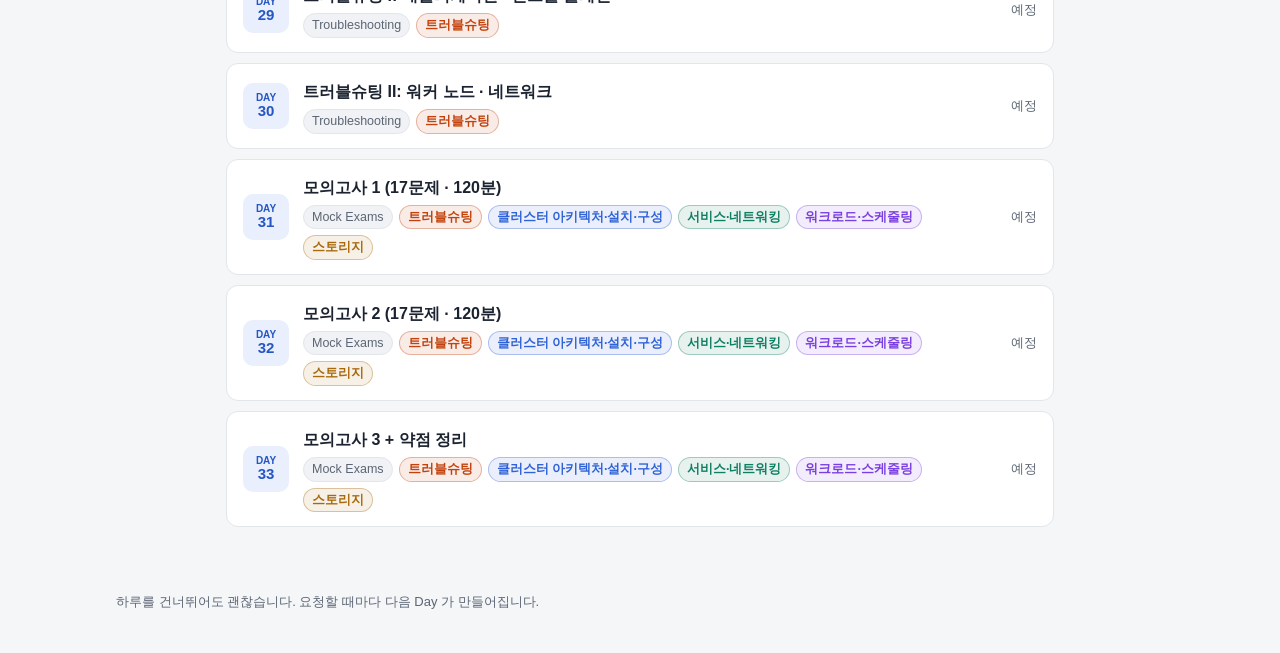
<file: docs/roadmap.html>
<!doctype html>
<html lang="ko">
<head>
  <meta charset="utf-8">
  <meta name="viewport" content="width=device-width, initial-scale=1">
  <title>CKA Daily — 학습 로드맵</title>
  <link rel="icon" href="data:image/svg+xml,%3Csvg xmlns='http://www.w3.org/2000/svg' viewBox='0 0 32 32'%3E%3Crect width='32' height='32' rx='8' fill='%23326ce5'/%3E%3Ctext x='16' y='22' font-size='15' font-family='Arial' font-weight='700' fill='white' text-anchor='middle'%3EK8s%3C/text%3E%3C/svg%3E">
  <link rel="stylesheet" href="assets/style.css">
</head>
<body data-page="roadmap">
  <header class="site-header">
    <div class="inner">
      <a class="brand" href="index.html"><span class="brand-mark">K</span><span class="label">CKA Daily</span></a>
      <nav class="site-nav" aria-label="주요 메뉴">
        <a href="index.html" data-nav="index">대시보드</a>
        <a href="roadmap.html" data-nav="roadmap">로드맵</a>
        <a href="guide.html" data-nav="guide">시험 가이드</a>
      </nav>
      <button class="icon-btn" id="theme-toggle" type="button" aria-label="테마 전환">☾</button>
    </div>
  </header>

  <main class="narrow">
    <h1 class="page-title">33일 학습 로드맵</h1>
    <p class="page-sub">KodeKloud CKA 강의 순서를 따라가며 공식 커리큘럼 5개 도메인을 모두 다룹니다.
      <span id="roadmap-format"></span></p>
    <div class="roadmap" id="roadmap"><div class="empty">불러오는 중…</div></div>
  </main>

  <footer class="site-footer">하루를 건너뛰어도 괜찮습니다. 요청할 때마다 다음 Day 가 만들어집니다.</footer>
  <script src="assets/app.js"></script>
</body>
</html>
</file>
<file: docs/assets/style.css>
/* CKA Daily — 공용 스타일 */
:root {
  --bg: #f5f6f8;
  --surface: #ffffff;
  --surface-2: #f0f2f5;
  --border: #e2e5ea;
  --text: #1b2230;
  --muted: #5c6574;
  --accent: #326ce5;
  --accent-text: #2456c4;
  --accent-weak: #e9effc;
  --ok: #1a8a4a;
  --ok-weak: #e3f4ea;
  --star: #c98a04;
  --code-bg: #f6f8fa;
  --code-text: #1f2328;
  --shadow: 0 1px 2px rgba(16, 24, 40, .04), 0 1px 3px rgba(16, 24, 40, .06);
  --radius: 12px;
  --d-troubleshooting: #c2410c;
  --d-cluster: #2f62d6;
  --d-networking: #0f7f63;
  --d-workloads: #7a3fe0;
  --d-storage: #a8690c;
  --tok-keyword: #cf222e;
  --tok-string: #0a3069;
  --tok-attr: #0550ae;
  --tok-number: #0550ae;
  --tok-comment: #6e7781;
  --tok-title: #8250df;
  --tok-meta: #953800;
  color-scheme: light;
}

@media (prefers-color-scheme: dark) {
  :root:not([data-theme="light"]) {
    --bg: #0f1218;
    --surface: #171b23;
    --surface-2: #1e2430;
    --border: #2a3140;
    --text: #e4e8ef;
    --muted: #9aa4b5;
    --accent: #6b9bff;
    --accent-text: #8fb3ff;
    --accent-weak: #1c2a47;
    --ok: #4cc785;
    --ok-weak: #15301f;
    --star: #f2b52b;
    --code-bg: #10141b;
    --code-text: #e6edf3;
    --shadow: 0 1px 2px rgba(0, 0, 0, .3);
    --d-troubleshooting: #fb8c5a;
    --d-cluster: #7aa5ff;
    --d-networking: #43c9a2;
    --d-workloads: #b28cff;
    --d-storage: #e0ac4f;
    --tok-keyword: #ff7b72;
    --tok-string: #a5d6ff;
    --tok-attr: #79c0ff;
    --tok-number: #79c0ff;
    --tok-comment: #8b949e;
    --tok-title: #d2a8ff;
    --tok-meta: #ffa657;
    color-scheme: dark;
  }
}

:root[data-theme="dark"] {
  --bg: #0f1218;
  --surface: #171b23;
  --surface-2: #1e2430;
  --border: #2a3140;
  --text: #e4e8ef;
  --muted: #9aa4b5;
  --accent: #6b9bff;
  --accent-text: #8fb3ff;
  --accent-weak: #1c2a47;
  --ok: #4cc785;
  --ok-weak: #15301f;
  --star: #f2b52b;
  --code-bg: #10141b;
  --code-text: #e6edf3;
  --shadow: 0 1px 2px rgba(0, 0, 0, .3);
  --d-troubleshooting: #fb8c5a;
  --d-cluster: #7aa5ff;
  --d-networking: #43c9a2;
  --d-workloads: #b28cff;
  --d-storage: #e0ac4f;
  --tok-keyword: #ff7b72;
  --tok-string: #a5d6ff;
  --tok-attr: #79c0ff;
  --tok-number: #79c0ff;
  --tok-comment: #8b949e;
  --tok-title: #d2a8ff;
  --tok-meta: #ffa657;
  color-scheme: dark;
}

* { box-sizing: border-box; }
html { -webkit-text-size-adjust: 100%; }
body {
  margin: 0;
  background: var(--bg);
  color: var(--text);
  font: 16px/1.7 -apple-system, BlinkMacSystemFont, "Segoe UI", "Apple SD Gothic Neo", "Malgun Gothic",
    "Noto Sans KR", Roboto, sans-serif;
  word-break: keep-all;
  overflow-wrap: anywhere;
}
a { color: var(--accent-text); text-decoration: none; }
a:hover { text-decoration: underline; }
:focus-visible { outline: 2px solid var(--accent); outline-offset: 2px; border-radius: 4px; }
button { font: inherit; color: inherit; }
h1, h2, h3 { line-height: 1.35; }

/* ---------- 헤더 ---------- */
.site-header {
  position: sticky;
  top: 0;
  z-index: 10;
  background: color-mix(in srgb, var(--surface) 88%, transparent);
  backdrop-filter: saturate(1.4) blur(8px);
  border-bottom: 1px solid var(--border);
}
.site-header .inner {
  max-width: 1080px;
  margin: 0 auto;
  padding: 10px 16px;
  display: flex;
  align-items: center;
  gap: 16px;
}
.brand { display: flex; align-items: center; gap: 8px; font-weight: 700; color: var(--text); white-space: nowrap; }
.brand:hover { text-decoration: none; }
.brand-mark {
  width: 26px; height: 26px; border-radius: 7px;
  display: grid; place-items: center;
  background: var(--accent); color: #fff; font-size: 13px; font-weight: 800;
}
.site-nav { display: flex; gap: 4px; margin-left: auto; overflow-x: auto; }
.site-nav a {
  padding: 6px 10px; border-radius: 8px; color: var(--muted); font-size: 14px; white-space: nowrap;
}
.site-nav a:hover { background: var(--surface-2); color: var(--text); text-decoration: none; }
.site-nav a[aria-current="page"] { color: var(--accent-text); background: var(--accent-weak); font-weight: 600; }
.icon-btn {
  border: 1px solid var(--border); background: var(--surface); border-radius: 8px;
  width: 34px; height: 34px; display: grid; place-items: center; cursor: pointer; flex: none;
}
.icon-btn:hover { background: var(--surface-2); }

/* ---------- 레이아웃 ---------- */
main { max-width: 1080px; margin: 0 auto; padding: 24px 16px 64px; }
main.narrow { max-width: 860px; }
.page-title { margin: 8px 0 4px; font-size: 28px; }
.page-sub { margin: 0 0 24px; color: var(--muted); }
.grid { display: grid; gap: 16px; }
.grid-2 { grid-template-columns: repeat(auto-fit, minmax(300px, 1fr)); }
.card {
  background: var(--surface);
  border: 1px solid var(--border);
  border-radius: var(--radius);
  box-shadow: var(--shadow);
  padding: 20px;
}
.card h2 { margin: 0 0 12px; font-size: 18px; }
.muted { color: var(--muted); }
.small { font-size: 14px; }
.eyebrow { font-size: 13px; font-weight: 600; color: var(--accent-text); letter-spacing: .02em; }
.btn {
  display: inline-flex; align-items: center; gap: 6px;
  padding: 9px 16px; border-radius: 9px; border: 1px solid transparent;
  background: var(--accent); color: #fff; font-weight: 600; cursor: pointer;
}
.btn:hover { text-decoration: none; filter: brightness(1.06); }
.btn.secondary { background: var(--surface); color: var(--text); border-color: var(--border); }
.btn.secondary:hover { background: var(--surface-2); }
.empty { text-align: center; padding: 32px 16px; color: var(--muted); }
.error-box {
  border: 1px solid var(--d-troubleshooting); color: var(--d-troubleshooting);
  border-radius: var(--radius); padding: 16px; background: var(--surface);
}

/* ---------- 배지 ---------- */
.badges { display: flex; flex-wrap: wrap; gap: 6px; align-items: center; }
.badge {
  display: inline-flex; align-items: center; gap: 4px;
  font-size: 12.5px; line-height: 1; padding: 5px 8px; border-radius: 999px;
  background: var(--surface-2); color: var(--muted); border: 1px solid var(--border); white-space: nowrap;
}
.badge.domain { color: var(--dc); border-color: color-mix(in srgb, var(--dc) 35%, transparent);
  background: color-mix(in srgb, var(--dc) 10%, var(--surface)); font-weight: 600; }
.d-troubleshooting { --dc: var(--d-troubleshooting); }
.d-cluster { --dc: var(--d-cluster); }
.d-networking { --dc: var(--d-networking); }
.d-workloads { --dc: var(--d-workloads); }
.d-storage { --dc: var(--d-storage); }

/* ---------- 대시보드 ---------- */
.hero { display: grid; gap: 16px; grid-template-columns: minmax(0, 1.6fr) minmax(0, 1fr); margin-bottom: 16px; }
.today h2 { font-size: 22px; margin: 6px 0 6px; }
.today .summary { margin: 0 0 14px; color: var(--muted); }
.today .actions { display: flex; flex-wrap: wrap; gap: 8px; margin-top: 16px; }
.problem-list { list-style: none; margin: 0; padding: 0; display: grid; gap: 6px; }
.problem-list li { display: flex; align-items: center; gap: 8px; font-size: 15px; }
.problem-list .check { width: 18px; text-align: center; color: var(--ok); flex: none; }
.dday { display: flex; flex-direction: column; gap: 10px; }
.dday .big { font-size: 40px; font-weight: 800; line-height: 1.1; letter-spacing: -.02em; }
.dday input[type="date"] {
  font: inherit; padding: 6px 10px; border-radius: 8px; border: 1px solid var(--border);
  background: var(--surface); color: var(--text);
}
.routine { border-top: 1px solid var(--border); margin-top: 18px; padding-top: 14px; }
.routine h3 { margin: 0 0 6px; font-size: 15px; }
.routine ol { margin: 0; padding-left: 20px; color: var(--muted); font-size: 14.5px; }
.stat-row { display: flex; gap: 20px; flex-wrap: wrap; margin-bottom: 12px; }
.stat .num { font-size: 26px; font-weight: 800; }
.stat .label { font-size: 13px; color: var(--muted); }
.domain-bars { display: grid; gap: 12px; }
.domain-bar .top { display: flex; justify-content: space-between; gap: 8px; font-size: 14px; margin-bottom: 4px; }
.domain-bar .name { font-weight: 600; color: var(--dc); }
.bar { height: 8px; border-radius: 99px; background: var(--surface-2); overflow: hidden; }
.bar > span { display: block; height: 100%; border-radius: 99px; background: var(--dc, var(--accent)); width: 0; transition: width .4s; }
.day-list { display: grid; gap: 10px; }
.day-item {
  display: grid; grid-template-columns: auto minmax(0, 1fr) auto; gap: 14px; align-items: center;
  padding: 14px 16px; border: 1px solid var(--border); border-radius: 10px; background: var(--surface); color: var(--text);
}
.day-item:hover { border-color: var(--accent); text-decoration: none; }
.day-num {
  width: 46px; height: 46px; border-radius: 10px; background: var(--accent-weak); color: var(--accent-text);
  display: grid; place-items: center; font-weight: 800; font-size: 15px; line-height: 1.1; text-align: center;
}
.day-num small { display: block; font-size: 10px; font-weight: 600; }
.day-item .title { font-weight: 600; }
.day-item .meta { font-size: 13px; color: var(--muted); }
.day-item .progress { font-size: 13px; color: var(--muted); white-space: nowrap; }
.day-item.complete .day-num { background: var(--ok-weak); color: var(--ok); }
.upcoming { list-style: none; padding: 0; margin: 0; display: grid; gap: 8px; }
.upcoming li { display: flex; gap: 10px; font-size: 15px; }
.upcoming .d { color: var(--muted); width: 56px; flex: none; }

/* ---------- Day 페이지 ---------- */
.day-head { margin-bottom: 16px; }
.day-head h1 { margin: 4px 0 8px; font-size: 28px; }
.day-tools {
  display: flex; flex-wrap: wrap; gap: 8px; align-items: center; justify-content: space-between;
  position: sticky; top: 55px; z-index: 5; padding: 10px 0; background: var(--bg);
}
.qnav { display: flex; gap: 6px; flex-wrap: wrap; }
.qnav a {
  min-width: 40px; text-align: center; padding: 5px 9px; border-radius: 8px; font-size: 14px; font-weight: 600;
  border: 1px solid var(--border); background: var(--surface); color: var(--text);
}
.qnav a:hover { text-decoration: none; border-color: var(--accent); }
.qnav a.done { background: var(--ok-weak); border-color: color-mix(in srgb, var(--ok) 40%, transparent); color: var(--ok); }
.timer { display: flex; gap: 6px; align-items: center; }
.timer .clock { font-variant-numeric: tabular-nums; font-weight: 700; min-width: 64px; text-align: right; }
.timer .clock.over { color: var(--d-troubleshooting); }
.timer button {
  border: 1px solid var(--border); background: var(--surface); border-radius: 8px; padding: 5px 10px; cursor: pointer; font-size: 14px;
}
.timer button:hover { background: var(--surface-2); }
.toggle-all { font-size: 14px; }

.tabs { display: flex; gap: 4px; border-bottom: 1px solid var(--border); margin: 18px 0 14px; }
.tab {
  border: 0; background: none; cursor: pointer; padding: 10px 14px; margin-bottom: -1px;
  font-weight: 600; font-size: 15.5px; color: var(--muted); border-bottom: 2px solid transparent;
}
.tab:hover { color: var(--text); }
.tab[aria-selected="true"] { color: var(--accent-text); border-bottom-color: var(--accent); }
.tab .count { font-weight: 400; font-size: 13px; color: var(--muted); margin-left: 2px; }
.notes-tools { margin-bottom: 14px; }
.toc { display: flex; flex-wrap: wrap; gap: 6px; }
.toc a {
  font-size: 13.5px; padding: 4px 10px; border-radius: 999px; border: 1px solid var(--border);
  background: var(--surface); color: var(--text);
}
.toc a:hover { border-color: var(--accent); text-decoration: none; }
.notes-end { display: flex; flex-wrap: wrap; gap: 10px; align-items: center; justify-content: center; margin: 8px 0 0; }
.md-block h2 { scroll-margin-top: 70px; }

.md-block, .problem {
  background: var(--surface); border: 1px solid var(--border); border-radius: var(--radius);
  box-shadow: var(--shadow); padding: 4px 22px 18px; margin: 0 0 16px;
}
.problem { scroll-margin-top: 120px; }
.problem.is-done { border-color: color-mix(in srgb, var(--ok) 45%, var(--border)); }
.problem-head { display: flex; flex-wrap: wrap; gap: 10px 16px; align-items: flex-start; justify-content: space-between; padding-top: 16px; margin-bottom: 14px; }
.problem .problem-head h2 { margin: 0; font-size: 20px; }
.problem-head .badges { margin-top: 6px; }
.problem-actions { display: flex; gap: 8px; align-items: center; }
.done-toggle, .flag-toggle {
  display: inline-flex; align-items: center; gap: 6px; cursor: pointer; user-select: none;
  border: 1px solid var(--border); border-radius: 8px; padding: 5px 10px; font-size: 14px; background: var(--surface);
}
.done-toggle input { width: 16px; height: 16px; accent-color: var(--ok); margin: 0; }
.done-toggle:has(input:checked) { background: var(--ok-weak); border-color: color-mix(in srgb, var(--ok) 40%, transparent); color: var(--ok); font-weight: 600; }
.flag-toggle[aria-pressed="true"] { color: var(--star); border-color: color-mix(in srgb, var(--star) 45%, transparent); font-weight: 600; }

.md h2 { font-size: 20px; margin: 18px 0 10px; }
.md h3 { font-size: 16.5px; margin: 20px 0 8px; }
.md p, .md ul, .md ol { margin: 0 0 12px; }
.md ul, .md ol { padding-left: 22px; }
.md li { margin: 3px 0; }
.md blockquote {
  margin: 0 0 14px; padding: 12px 16px; border-left: 4px solid var(--accent);
  background: var(--accent-weak); border-radius: 0 10px 10px 0;
}
.md blockquote p:last-child { margin-bottom: 0; }
.md table {
  border-collapse: collapse; width: 100%; margin: 0 0 14px; font-size: 15px; display: block; overflow-x: auto;
  overflow-wrap: normal; word-break: keep-all;   /* 좁은 화면에서 단어 중간이 끊기지 않고 가로 스크롤 */
}
.md td code, .md th code { overflow-wrap: anywhere; }
.md th, .md td { border: 1px solid var(--border); padding: 7px 10px; text-align: left; vertical-align: top; }
.md th { background: var(--surface-2); }
.md hr { border: 0; border-top: 1px solid var(--border); margin: 20px 0; }
.md :not(pre) > code {
  font-family: ui-monospace, SFMono-Regular, Menlo, Consolas, "D2Coding", monospace; font-size: .88em;
  background: var(--surface-2); border: 1px solid var(--border); padding: 1px 5px; border-radius: 5px;
}
.md details {
  border: 1px solid var(--border); border-radius: 10px; margin: 0 0 12px; background: var(--surface);
}
.md details > summary {
  cursor: pointer; padding: 10px 14px; font-weight: 600; list-style: none; display: flex; align-items: center; gap: 8px;
  border-radius: 10px;
}
.md details > summary::-webkit-details-marker { display: none; }
.md details > summary::before { content: "▸"; color: var(--muted); transition: transform .15s; }
.md details[open] > summary::before { transform: rotate(90deg); }
.md details[open] > summary { border-bottom: 1px solid var(--border); border-radius: 10px 10px 0 0; }
.md details > :not(summary) { margin-left: 14px; margin-right: 14px; }
.md details > :nth-child(2) { margin-top: 12px; }
.md details.solution > summary { color: var(--ok); }
.md details.hint > summary { color: var(--star); }

/* ---------- 코드 ---------- */
.code-wrap { position: relative; margin: 0 0 12px; }
pre {
  margin: 0; padding: 14px 16px; overflow-x: auto; border-radius: 10px; background: var(--code-bg);
  border: 1px solid var(--border); color: var(--code-text);
  font: 13.5px/1.6 ui-monospace, SFMono-Regular, Menlo, Consolas, "D2Coding", monospace;
  word-break: normal; overflow-wrap: normal; white-space: pre;
}
pre code { font: inherit; background: none; padding: 0; border: 0; }
.copy-btn {
  position: absolute; top: 8px; right: 8px; font-size: 12px; padding: 4px 8px; border-radius: 6px; cursor: pointer;
  border: 1px solid var(--border); background: var(--surface); color: var(--muted); opacity: .85;
}
.copy-btn:hover { opacity: 1; color: var(--text); }
.copy-btn.copied { color: var(--ok); border-color: var(--ok); }
.hljs-keyword, .hljs-selector-tag, .hljs-literal { color: var(--tok-keyword); }
.hljs-string, .hljs-regexp { color: var(--tok-string); }
.hljs-attr, .hljs-attribute, .hljs-variable, .hljs-template-variable { color: var(--tok-attr); }
.hljs-number, .hljs-bullet { color: var(--tok-number); }
.hljs-comment, .hljs-quote { color: var(--tok-comment); font-style: italic; }
.hljs-title, .hljs-section, .hljs-built_in { color: var(--tok-title); }
.hljs-meta, .hljs-symbol { color: var(--tok-meta); }

/* ---------- 로드맵 / 가이드 ---------- */
.roadmap { display: grid; gap: 10px; }
.road-item { background: var(--surface); border: 1px solid var(--border); border-radius: var(--radius); }
.road-item > summary {
  list-style: none; cursor: pointer; padding: 14px 16px; display: grid; grid-template-columns: auto minmax(0, 1fr) auto; gap: 14px; align-items: center;
}
.road-item > summary::-webkit-details-marker { display: none; }
.road-item .body { padding: 0 16px 16px 76px; }
.road-item .body h4 { margin: 12px 0 6px; font-size: 14px; color: var(--muted); }
.road-item .body ul { margin: 0; padding-left: 18px; }
.road-item .status { font-size: 13px; white-space: nowrap; }
.road-item.ready .day-num { background: var(--ok-weak); color: var(--ok); }
.road-week { margin: 18px 0 4px; font-size: 14px; color: var(--muted); font-weight: 700; }
.kv { display: grid; grid-template-columns: max-content 1fr; gap: 6px 16px; margin: 0; }
.kv dt { color: var(--muted); }
.kv dd { margin: 0; font-weight: 600; }
.comp-list { margin: 8px 0 0; padding-left: 18px; font-size: 15px; }

.site-footer { max-width: 1080px; margin: 0 auto; padding: 0 16px 40px; color: var(--muted); font-size: 13px; }
.pager { display: flex; justify-content: space-between; gap: 12px; margin-top: 24px; }

@media (max-width: 760px) {
  body { font-size: 15.5px; }
  .hero { grid-template-columns: 1fr; }
  .page-title, .day-head h1 { font-size: 23px; }
  .md-block, .problem { padding: 2px 14px 14px; }
  .road-item .body { padding-left: 16px; }
  .day-tools { position: static; }
  .problem { scroll-margin-top: 64px; }
  .toc { flex-wrap: nowrap; overflow-x: auto; padding-bottom: 4px; }
  .toc a { flex: none; }
  .site-header .inner { gap: 10px; }
  .brand .label { display: none; }
  .day-item { grid-template-columns: auto minmax(0, 1fr); }
  .day-item .progress { grid-column: 2; }
  .md details > :not(summary) { margin-left: 10px; margin-right: 10px; }
}
</file>
